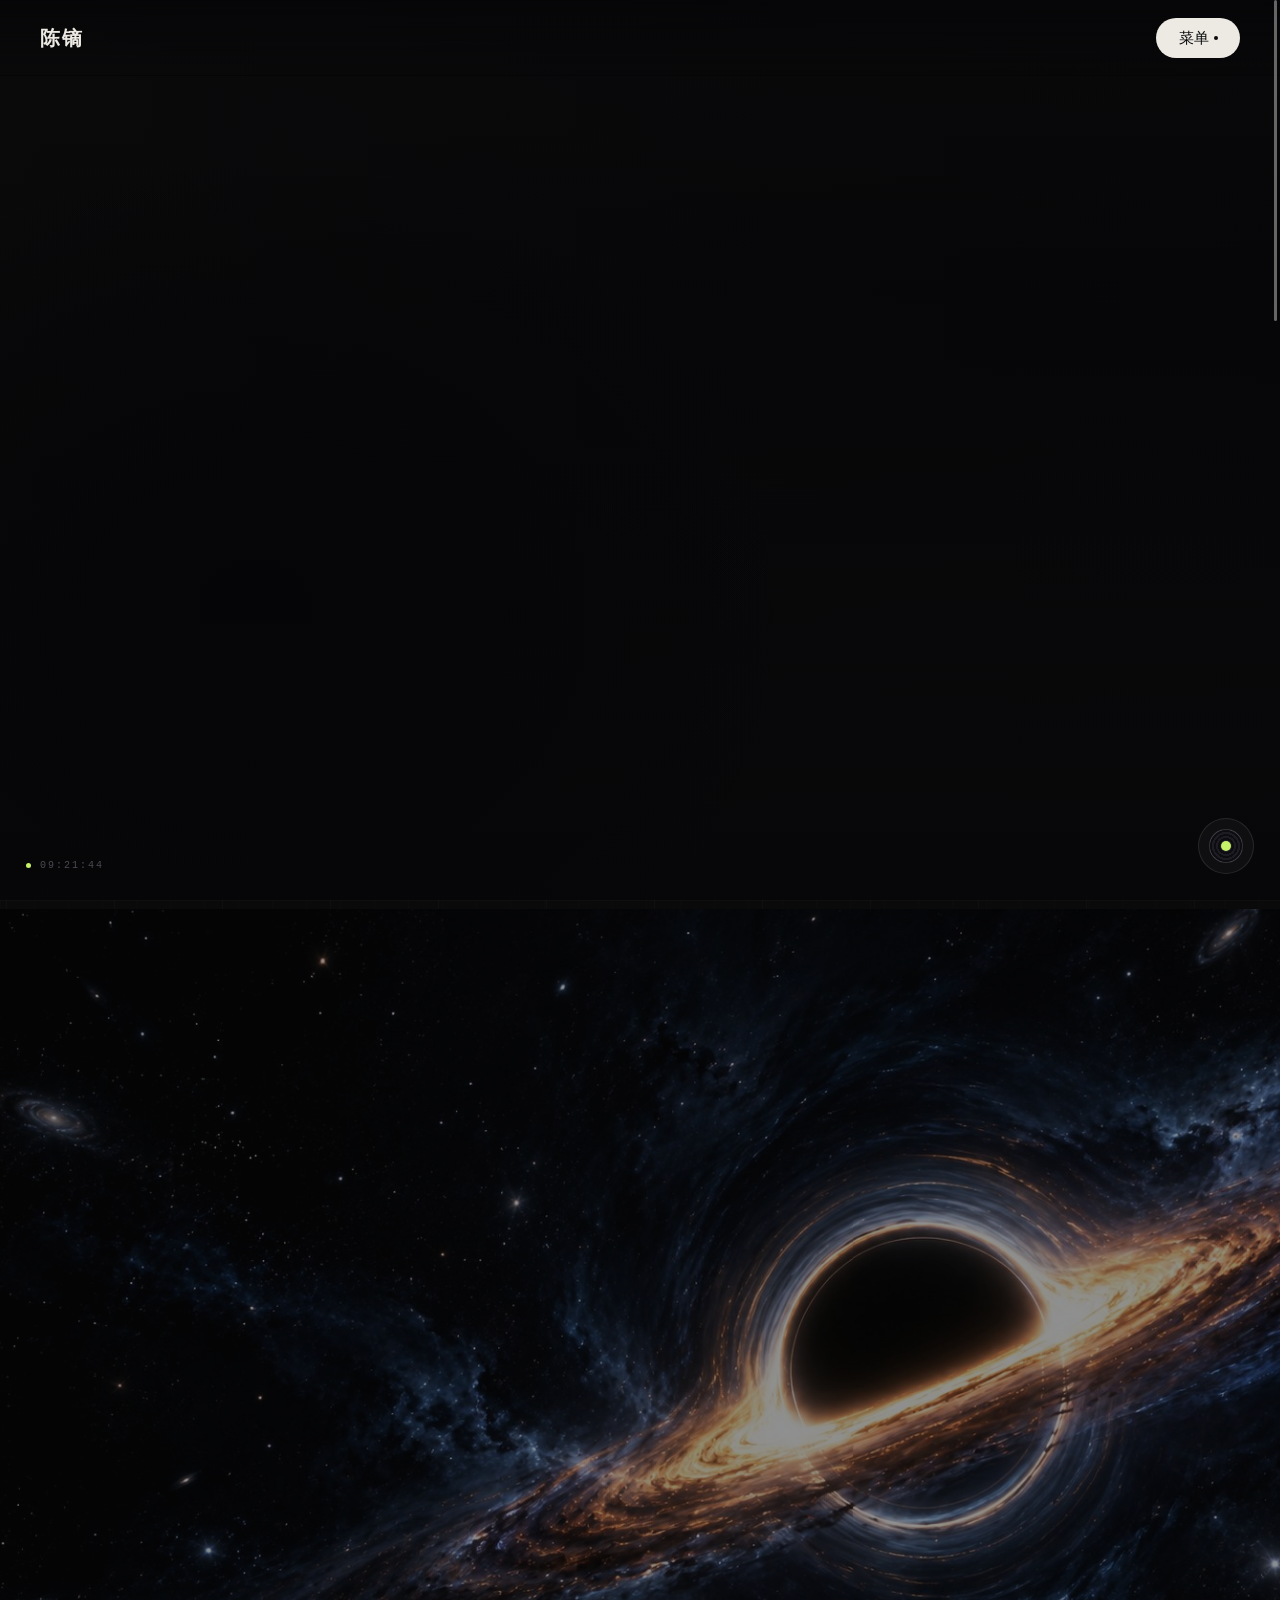
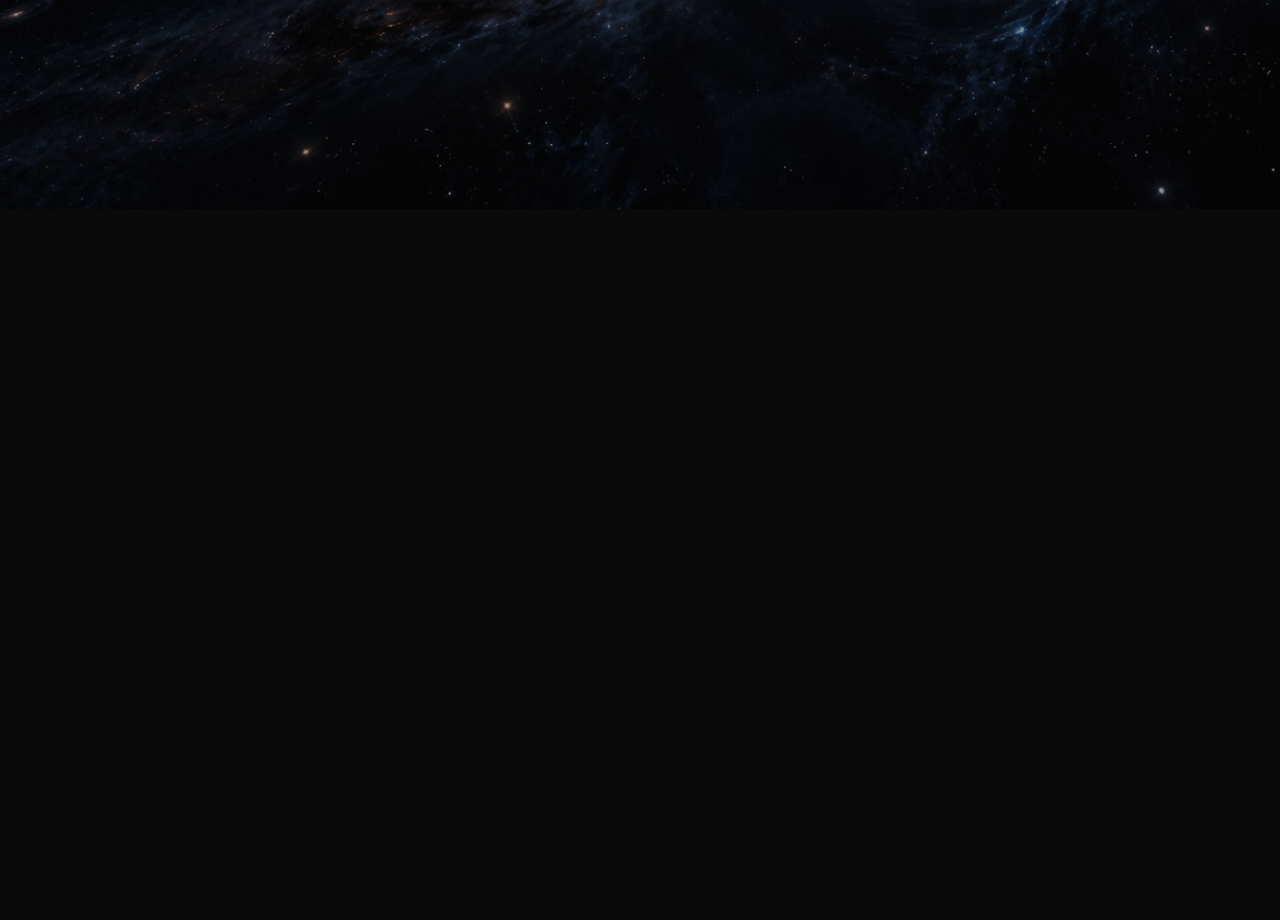
<file: index.html>
<!DOCTYPE html>
<html lang="zh-CN">
<head>
<meta charset="UTF-8">
<meta name="viewport" content="width=device-width,initial-scale=1">
<title>陈镝 · 剪辑师</title>
<meta name="description" content="陈镝 —— 剪辑师。把素材，剪成故事。">
<link rel="stylesheet" href="assets/style.css?v=20261027ek">
<link rel="preload" as="image" href="assets/bg/transition-blackhole-hd.jpg">
</head>
<body class="splash-on hero-intro">

<!-- ============ 进场遮罩（首次加载片头 → hero） ============ -->
<div class="splash" id="splash" aria-hidden="true">
  <div class="splash-curtain splash-curtain-a"></div>
  <div class="splash-curtain splash-curtain-b"></div>
  <div class="splash-stage">
    <div class="splash-tag">CHEN DI<span>/</span>2026</div>
    <div class="splash-name">陈镝</div>
    <div class="splash-prog">
      <span class="splash-track"><i id="splashFill"></i></span>
      <span class="splash-pct" id="splashPct">00</span>
    </div>
  </div>
</div>

<!-- ============ 无刷转场：三条扫过的黑幕 ============ -->
<div class="tr" id="tr" aria-hidden="true"><i></i><i></i><i></i></div>

<div class="bg-grid bg-grid-far" id="bgGridFar" aria-hidden="true"></div>
<div class="bg-grid bg-grid-near" id="bgGridNear" aria-hidden="true"></div>
<div class="bg-glow" id="bgGlow" aria-hidden="true"></div>

<header class="nav">
  <a class="brand" href="index.html">陈镝</a>
  <button class="menu-toggle" id="menuToggle" type="button" aria-expanded="false" aria-controls="menuSheet">
    <span class="menu-word"><span class="letter">菜</span><span class="letter">单</span></span><i></i>
  </button>
</header>

<main data-route="home">

  <!-- ============ 首屏：粒子「陈镝」→ 蓝色人脸 + CD ============ -->
  <div class="hero-stage" id="heroStage">
    <section class="hero">
      <video class="hero-video" id="heroVideo" poster="assets/covers/hero.jpg"
             data-parallax="-110" data-scale="1.07"
             src="assets/videos/hero.mp4"
             autoplay muted loop playsinline preload="auto"></video>
      <div class="hero-mask"></div>
      <div class="hero-scrim"></div>
      <canvas id="heroParticles" class="hero-particles" aria-hidden="true"></canvas>

      <div class="hero-info">
        <div class="hero-chip">剪辑师</div>
        <h1 class="hero-name" id="heroName">陈镝</h1>
        <p class="hero-line">把素材，剪成故事</p>
      </div>
    </section>
  </div>

</main>

<!-- ============ 背景音乐 ============ -->
<div class="music-wrap" id="musicWrap">
  <div class="music" id="music">
    <audio id="bgm" src="assets/music/bgm.mp3" loop preload="none"></audio>
    <button class="music-btn" id="musicBtn" type="button" aria-label="播放 / 暂停背景音乐">
      <span class="music-disc"></span>
    </button>
    <div class="music-info">
      <div class="mi-main">
        <div class="mi-top">
          <span class="mi-title">Star Crossing Night</span>
          <span class="mi-time" id="miTime">00:00 / 00:00</span>
        </div>
        <div class="mi-bar" id="miBar"><i id="miFill"></i></div>
      </div>
      <button class="mi-volbtn" id="miVolBtn" type="button" aria-label="调节音量">
        <svg width="16" height="16" viewBox="0 0 24 24" aria-hidden="true">
          <path d="M4 9.2v5.6h3.4L12.4 19V5L7.4 9.2H4z" fill="currentColor"/>
          <path d="M15.6 8.6a4.9 4.9 0 010 6.8" fill="none" stroke="currentColor" stroke-width="1.7" stroke-linecap="round"/>
          <path d="M18.3 6.2a8.4 8.4 0 010 11.6" fill="none" stroke="currentColor" stroke-width="1.7" stroke-linecap="round" opacity=".5"/>
        </svg>
      </button>
    </div>
    <div class="mi-vslider" id="miVSlider"><div class="mi-vfill" id="miVFill"></div></div>
  </div>
</div>

<!-- 左下角时间码 -->
<div class="timecode" id="timecode"><span id="tcText">00:00:00</span></div>

<!-- ============ 播放层 ============ -->
<div class="player" id="player">
  <div class="player-close" data-cursor="关闭">&times;</div>
  <video id="playerVideo" playsinline></video>
</div>

<!-- ============ 作品放大层 ============ -->
<div class="zoom" id="zoom">
  <div class="zoom-inner">
    <img id="zoomImg" alt="">
    <div class="zoom-cap">
      <span id="zoomTitle"></span>
      <span class="zoom-hint">点击空白处关闭</span>
    </div>
  </div>
</div>

<script src="assets/vendor/lenis.min.js?v=20261027ek"></script>
<script src="assets/vendor/gsap.min.js?v=20261027ek"></script>
<script src="assets/data.js?v=20261027ek"></script>
<script src="assets/app.js?v=20261027ek"></script>
<script src="assets/void.js?v=20261027ek"></script>
<script src="assets/vendor/three.min.js?v=20261027ek"></script>
<script src="assets/hero-particles.js?v=20261027ek"></script>
<script src="assets/transition.js?v=20261027ek"></script>
<script src="assets/cursor.js?v=20261027ek"></script>
<script src="assets/about-words.js?v=20261027ek"></script>
</body>
</html>
</file>
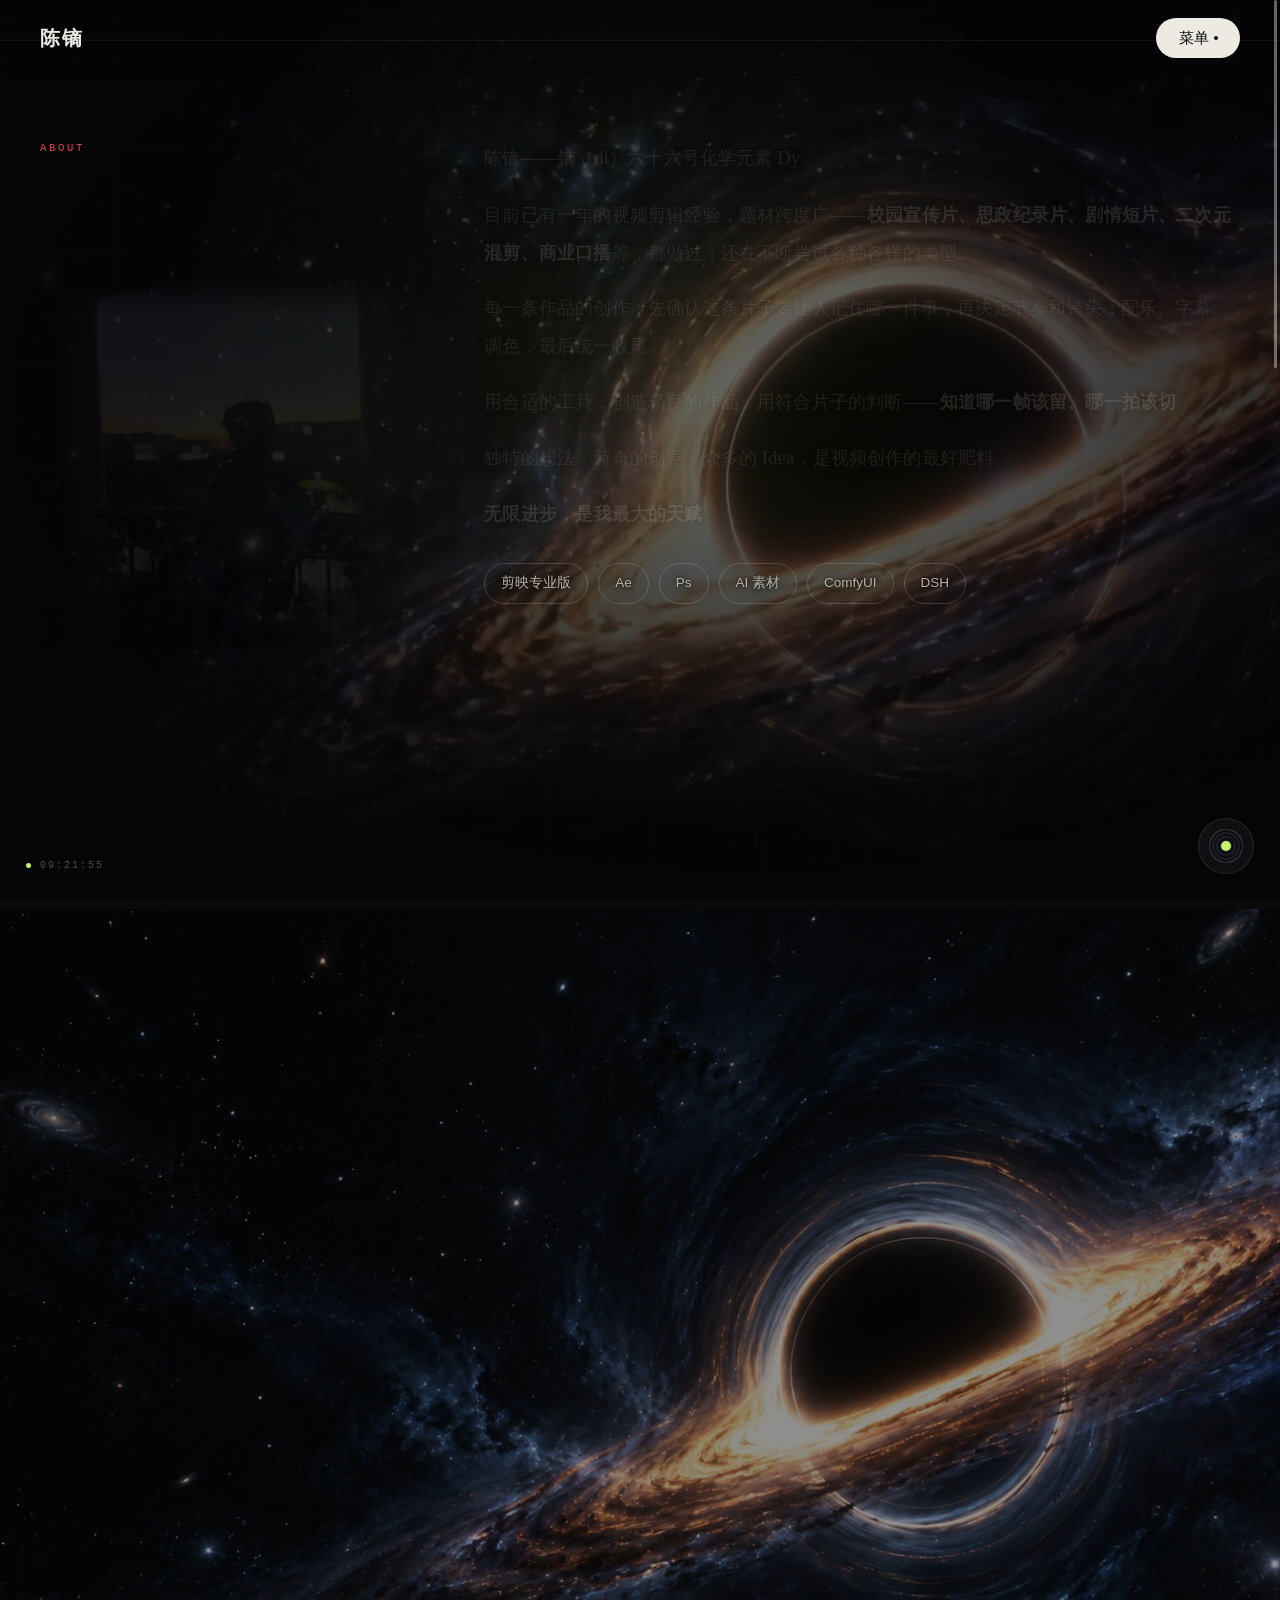
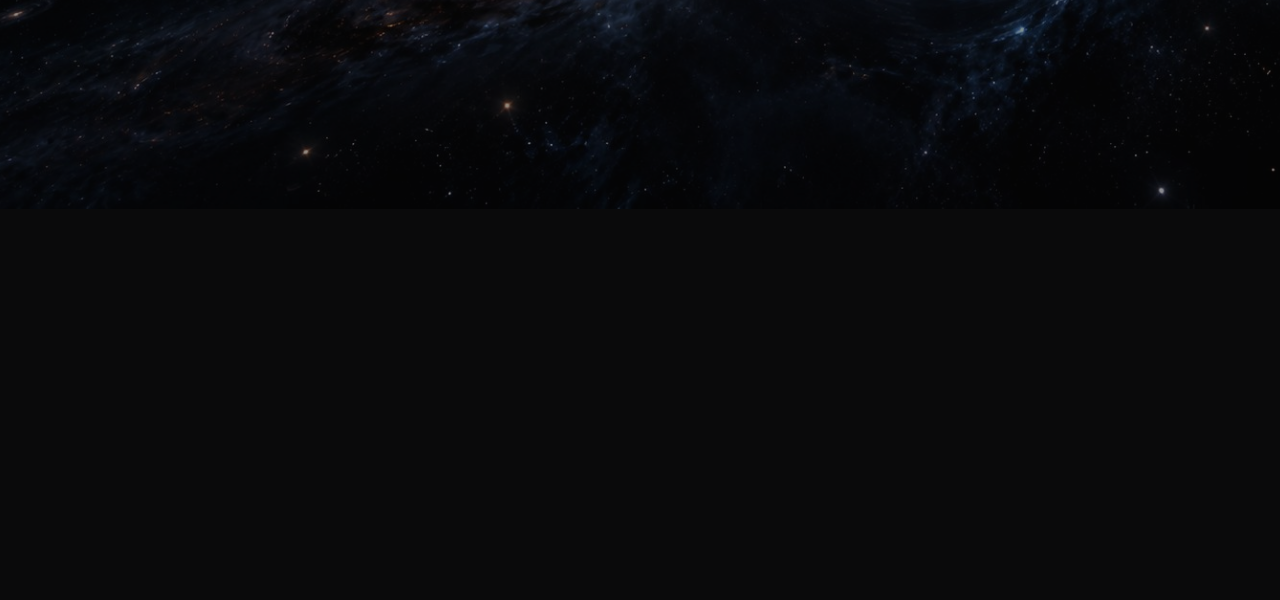
<file: about.html>
<!DOCTYPE html>
<html lang="zh-CN">
<head>
<meta charset="UTF-8">
<meta name="viewport" content="width=device-width,initial-scale=1">
<title>关于 · 陈镝</title>
<meta name="description" content="陈镝 —— 剪辑师。校园宣传片、剧情短片、竖屏口播、二次元混剪。">
<link rel="stylesheet" href="assets/style.css?v=20261027ek">
<link rel="preload" as="image" href="assets/bg/transition-blackhole-hd.jpg">
</head>
<body>

<!-- ============ 无刷转场：三条扫过的黑幕 ============ -->
<div class="tr" id="tr" aria-hidden="true"><i></i><i></i><i></i></div>

<div class="bg-grid bg-grid-far" id="bgGridFar" aria-hidden="true"></div>
<div class="bg-grid bg-grid-near" id="bgGridNear" aria-hidden="true"></div>
<div class="bg-glow" id="bgGlow" aria-hidden="true"></div>

<header class="nav">
  <a class="brand" href="index.html">陈镝</a>
  <button class="menu-toggle" id="menuToggle" data-cursor="菜单" type="button" aria-expanded="false" aria-controls="menuSheet">
    <span class="menu-word"><span class="letter">菜</span><span class="letter">单</span></span><i></i>
  </button>
</header>

<main data-route="about">

  <!-- ============ 关于 ============ -->
  <section class="about" id="about">
    <div class="wrap">
      <div class="about-grid">
        <div class="rv">
          <div class="label" style="font-family:Menlo,Consolas,monospace;font-size:10.5px;letter-spacing:.26em;color:var(--accent);margin-bottom:18px">ABOUT</div>
          <h2 data-parallax="-26">关于镝</h2>
          <figure class="about-photo">
            <img src="assets/about/about-portrait-soft.png?v=20261027ek" alt="陈镝" loading="lazy">
          </figure>
        </div>
        <div class="body rv">
          <p>陈镝——镝（di）六十六号化学元素 Dy</p>
          <p>目前已有一年的视频剪辑经验，题材跨度广——<strong>校园宣传片、思政纪录片、剧情短片、二次元混剪、商业口播</strong>等，都做过；还在不断尝试各种各样的类型。</p>
          <p>每一条作品的创作：先确认这条片子要让人记住哪一件事，再决定节奏和镜头；配乐、字幕、调色，最后统一收尾。</p>
          <p>用合适的工具，创造精良的作品。用符合片子的判断——<strong>知道哪一帧该留、哪一拍该切</strong></p>
          <p>独特的想法，新奇的创意，众多的 Idea，是视频创作的最好肥料</p>
          <p><strong>无限进步，是我最大的天赋</strong></p>
          <div class="skills">
            <span>剪映专业版</span>
            <span>Ae</span>
            <span>Ps</span>
            <span>AI 素材</span>
            <span>ComfyUI</span>
            <span>DSH</span>
          </div>
        </div>
      </div>
    </div>
  </section>

</main>



<!-- ============ 背景音乐 ============ -->
<div class="music-wrap" id="musicWrap">
  <div class="music" id="music">
    <audio id="bgm" src="assets/music/bgm.mp3" loop preload="none"></audio>
    <button class="music-btn" id="musicBtn" type="button" aria-label="播放 / 暂停背景音乐">
      <span class="music-disc"></span>
    </button>
    <div class="music-info">
      <div class="mi-main">
        <div class="mi-top">
          <span class="mi-title">Star Crossing Night</span>
          <span class="mi-time" id="miTime">00:00 / 00:00</span>
        </div>
        <div class="mi-bar" id="miBar"><i id="miFill"></i></div>
      </div>
      <button class="mi-volbtn" id="miVolBtn" type="button" aria-label="调节音量">
        <svg width="16" height="16" viewBox="0 0 24 24" aria-hidden="true">
          <path d="M4 9.2v5.6h3.4L12.4 19V5L7.4 9.2H4z" fill="currentColor"/>
          <path d="M15.6 8.6a4.9 4.9 0 010 6.8" fill="none" stroke="currentColor" stroke-width="1.7" stroke-linecap="round"/>
          <path d="M18.3 6.2a8.4 8.4 0 010 11.6" fill="none" stroke="currentColor" stroke-width="1.7" stroke-linecap="round" opacity=".5"/>
        </svg>
      </button>
    </div>
    <div class="mi-vslider" id="miVSlider"><div class="mi-vfill" id="miVFill"></div></div>
  </div>
</div>

<!-- 左下角时间码 -->
<div class="timecode" id="timecode"><span id="tcText">00:00:00</span></div>

<!-- ============ 播放层 ============ -->
<div class="player" id="player">
  <div class="player-close" data-cursor="关闭">&times;</div>
  <video id="playerVideo" playsinline></video>
</div>

<!-- ============ 作品放大层 ============ -->
<div class="zoom" id="zoom">
  <div class="zoom-inner">
    <img id="zoomImg" alt="">
    <div class="zoom-cap">
      <span id="zoomTitle"></span>
      <span class="zoom-hint">点击空白处关闭</span>
    </div>
  </div>
</div>

<script src="assets/vendor/lenis.min.js?v=20261027ek"></script>
<script src="assets/vendor/gsap.min.js?v=20261027ek"></script>
<script src="assets/data.js?v=20261027ek"></script>
<script src="assets/app.js?v=20261027ek"></script>
<script src="assets/void.js?v=20261027ek"></script>
<script src="assets/vendor/three.min.js?v=20261027ek"></script>
<script src="assets/hero-particles.js?v=20261027ek"></script>
<script src="assets/transition.js?v=20261027ek"></script>
<script src="assets/cursor.js?v=20261027ek"></script>
<script src="assets/about-words.js?v=20261027ek"></script>
</body>
</html>
</file>
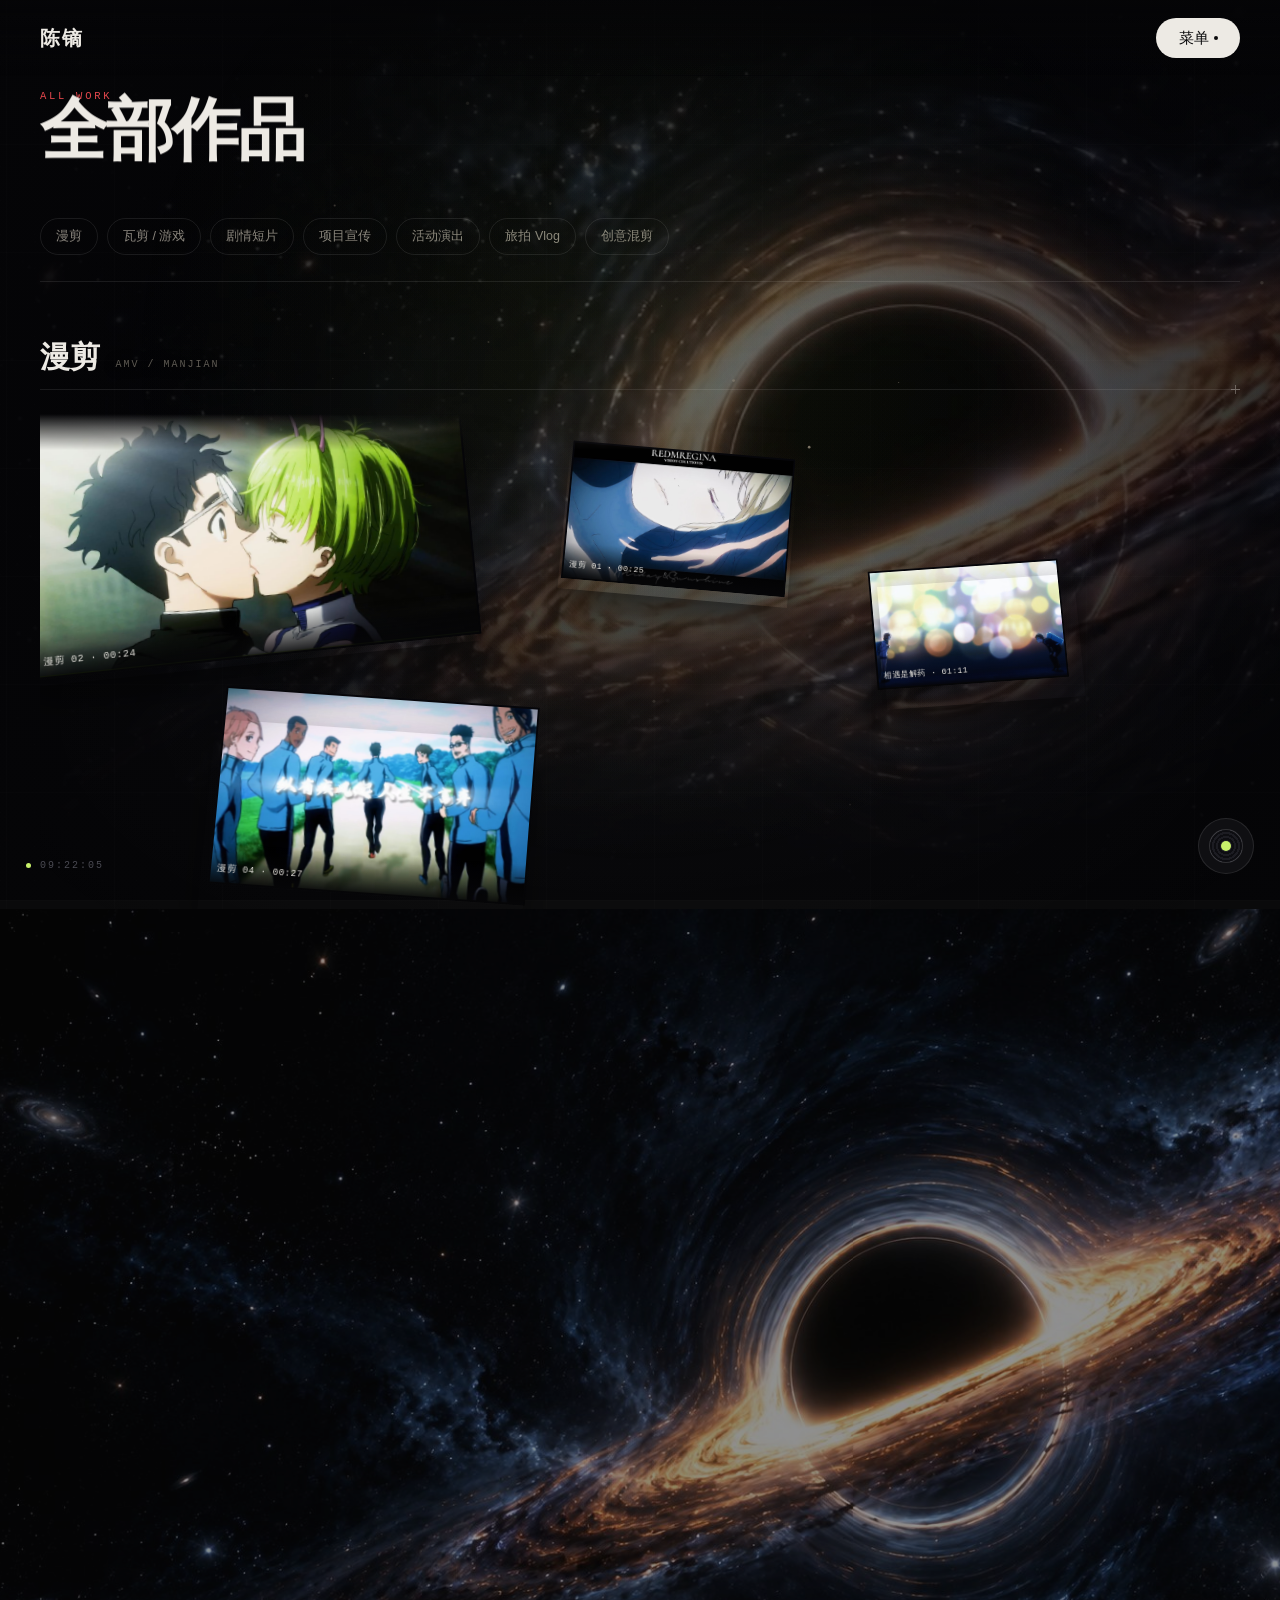
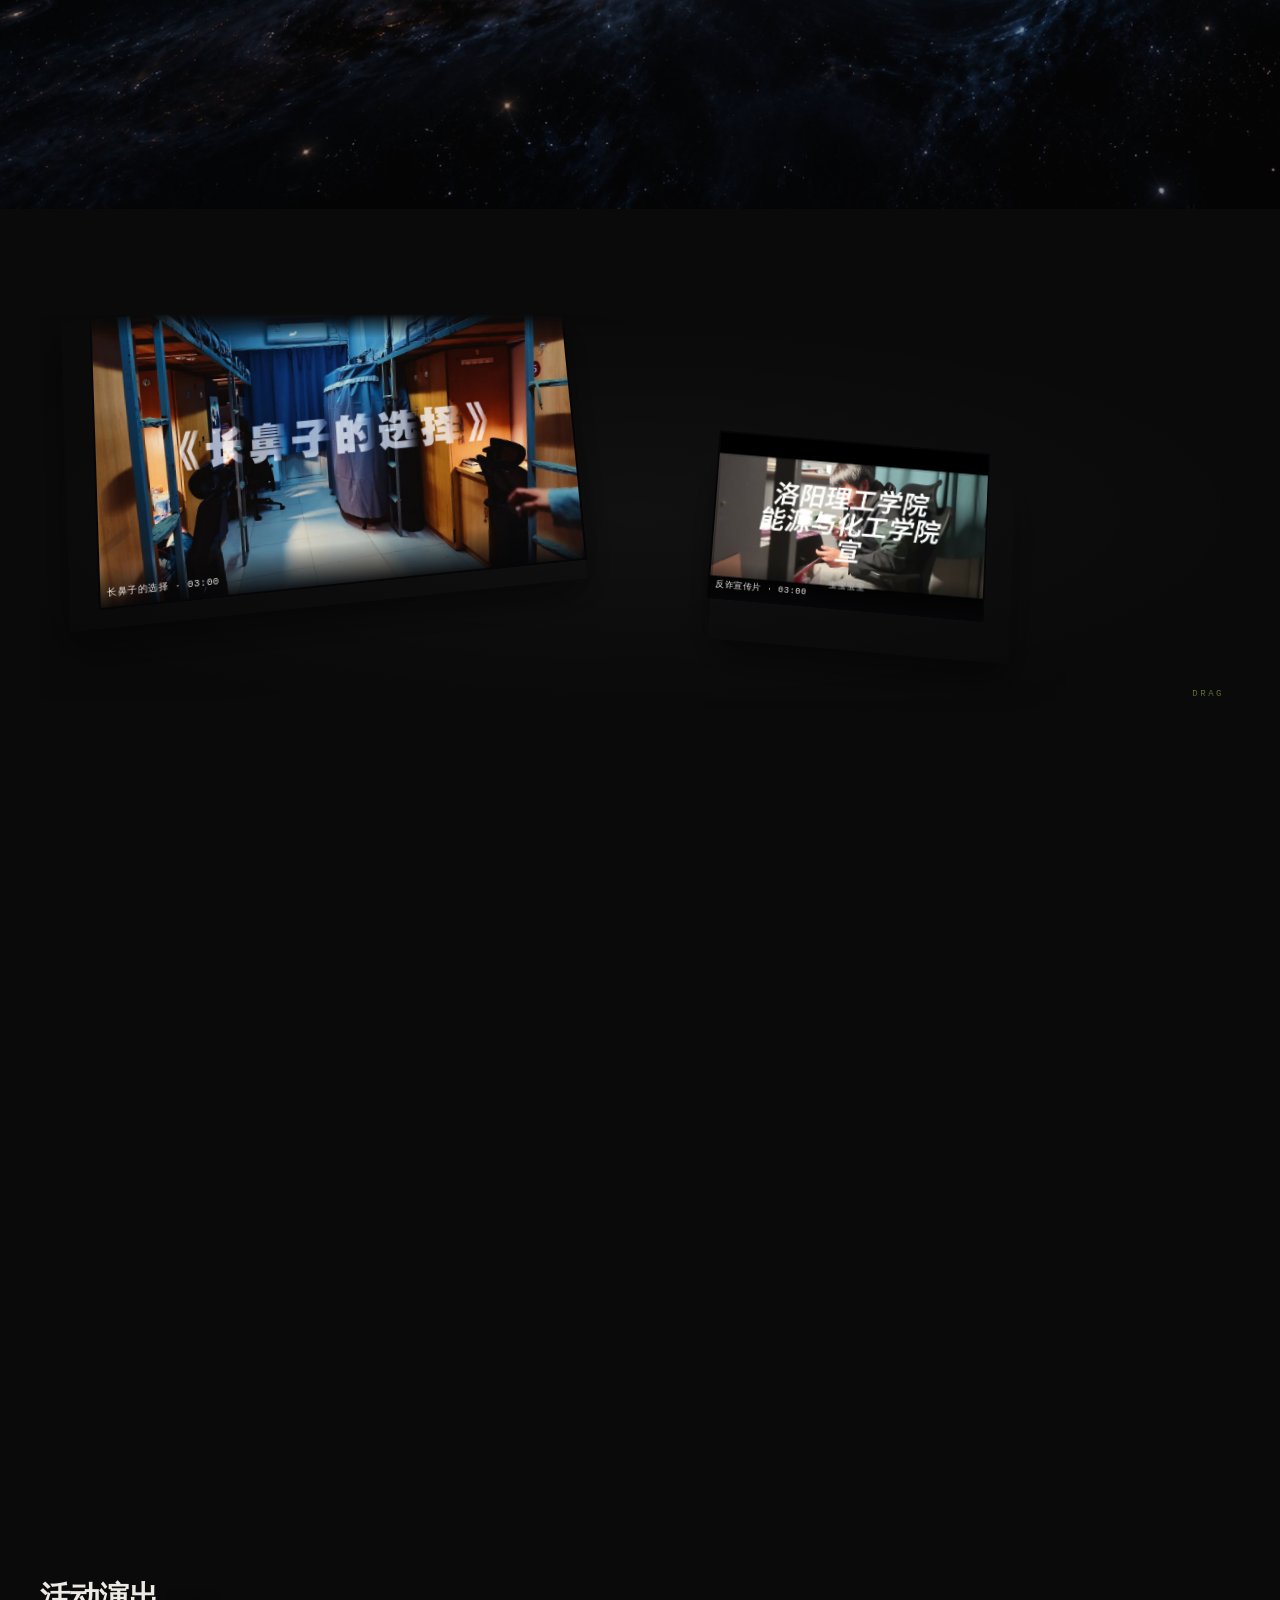
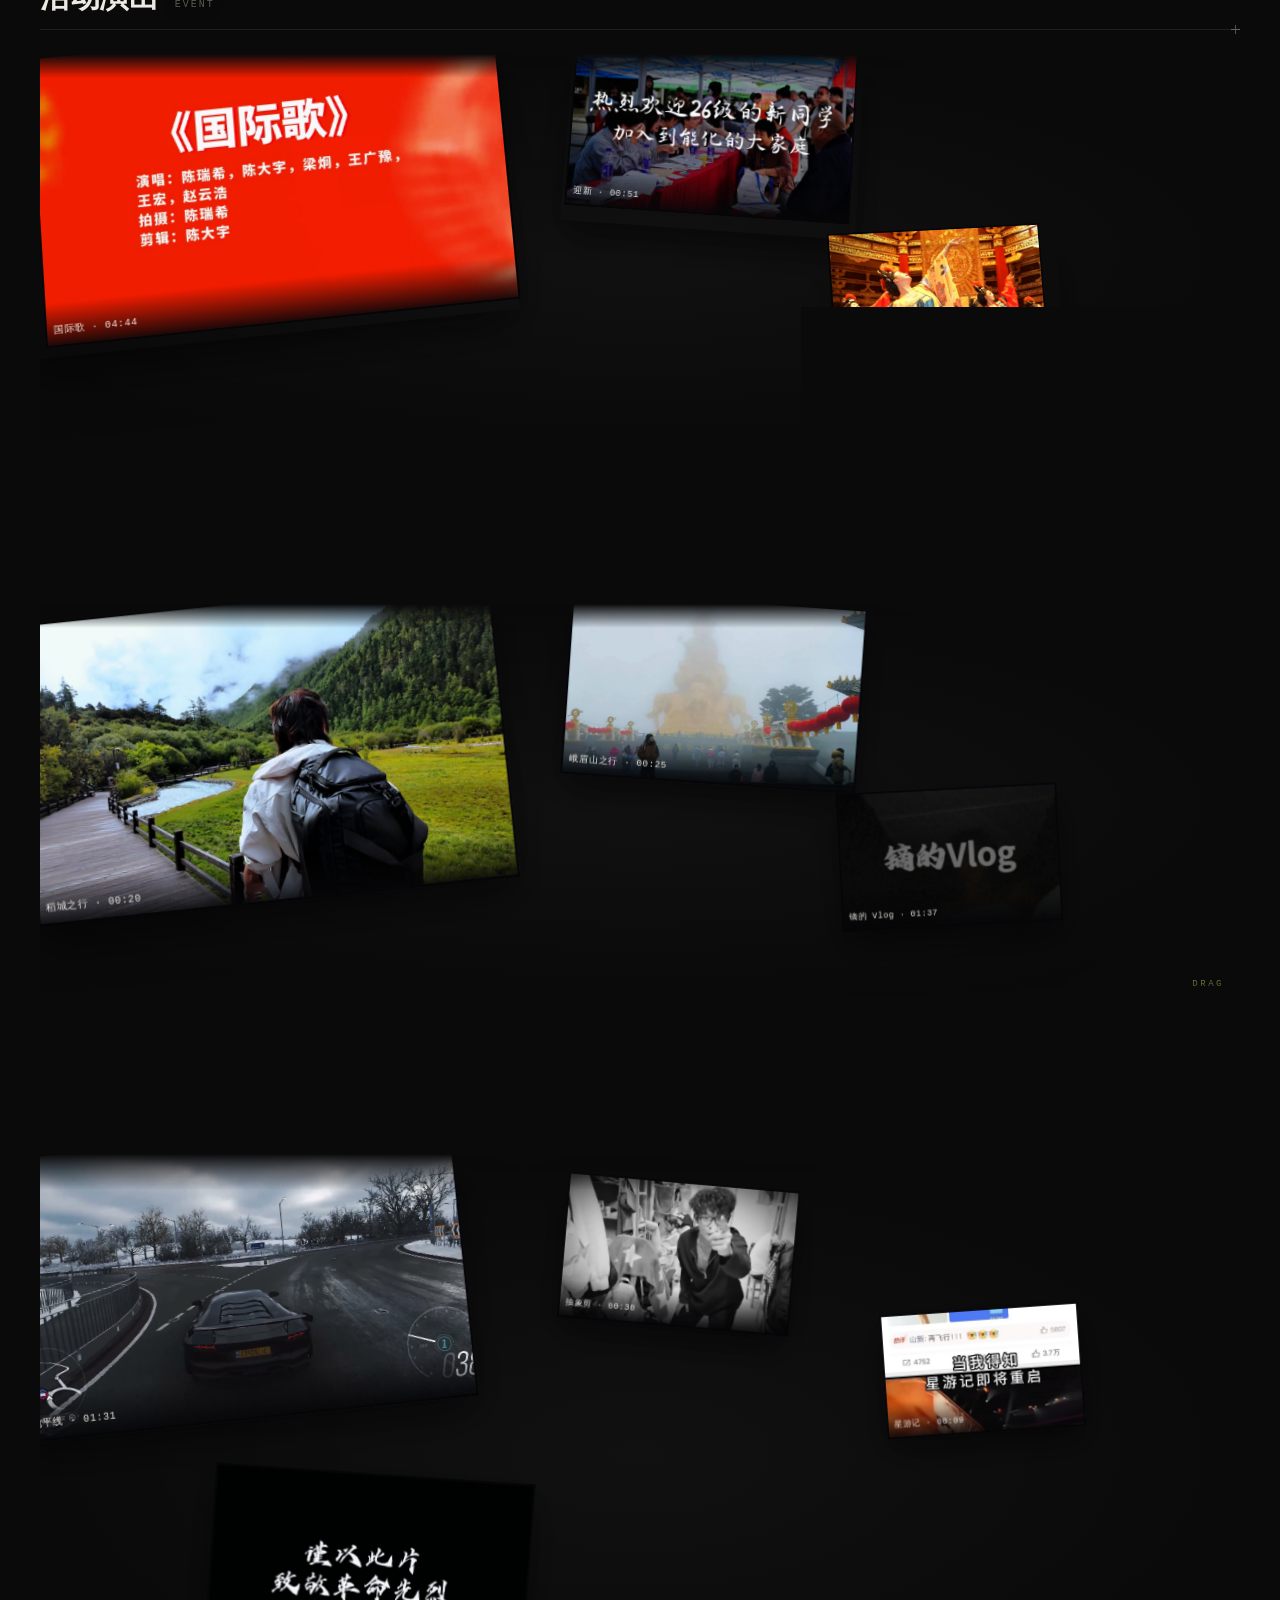
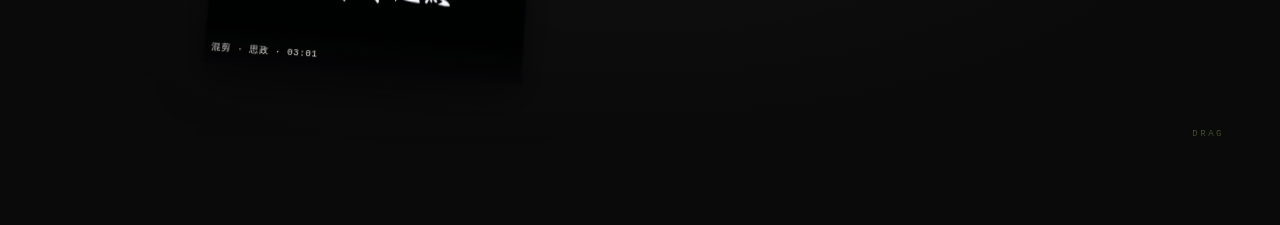
<file: all.html>
<!DOCTYPE html>
<html lang="zh-CN">
<head>
<meta charset="UTF-8">
<meta name="viewport" content="width=device-width,initial-scale=1">
<title>全部作品 · 陈镝</title>
<meta name="description" content="陈镝 —— 剪辑师。校园宣传片、剧情短片、竖屏口播、二次元混剪。">
<link rel="stylesheet" href="assets/style.css?v=20261027ek">
<link rel="preload" as="image" href="assets/bg/transition-blackhole-hd.jpg">
</head>
<body>

<!-- ============ 无刷转场：三条扫过的黑幕 ============ -->
<div class="tr" id="tr" aria-hidden="true"><i></i><i></i><i></i></div>

<div class="bg-grid bg-grid-far" id="bgGridFar" aria-hidden="true"></div>
<div class="bg-grid bg-grid-near" id="bgGridNear" aria-hidden="true"></div>
<div class="bg-glow" id="bgGlow" aria-hidden="true"></div>

<header class="nav">
  <a class="brand" href="index.html">陈镝</a>
  <button class="menu-toggle" id="menuToggle" type="button" aria-expanded="false" aria-controls="menuSheet">
    <span class="menu-word"><span class="letter">菜</span><span class="letter">单</span></span><i></i>
  </button>
</header>

<main data-route="all">

  <!-- ============ 分类作品 ============ -->
  <section id="all">
    <div class="wrap">
      <div class="sec-head">
        <div>
          <div class="label">ALL WORK</div><h2 data-parallax="30">全部作品</h2>
        </div>
      </div>
      <div class="type-nav" id="typeNav"></div>
      <div id="typeSections"></div>
    </div>
  </section>


</main>




<!-- ============ 背景音乐 ============ -->
<div class="music-wrap" id="musicWrap">
  <div class="music" id="music">
    <audio id="bgm" src="assets/music/bgm.mp3" loop preload="none"></audio>
    <button class="music-btn" id="musicBtn" type="button" aria-label="播放 / 暂停背景音乐">
      <span class="music-disc"></span>
    </button>
    <div class="music-info">
      <div class="mi-main">
        <div class="mi-top">
          <span class="mi-title">Star Crossing Night</span>
          <span class="mi-time" id="miTime">00:00 / 00:00</span>
        </div>
        <div class="mi-bar" id="miBar"><i id="miFill"></i></div>
      </div>
      <button class="mi-volbtn" id="miVolBtn" type="button" aria-label="调节音量">
        <svg width="16" height="16" viewBox="0 0 24 24" aria-hidden="true">
          <path d="M4 9.2v5.6h3.4L12.4 19V5L7.4 9.2H4z" fill="currentColor"/>
          <path d="M15.6 8.6a4.9 4.9 0 010 6.8" fill="none" stroke="currentColor" stroke-width="1.7" stroke-linecap="round"/>
          <path d="M18.3 6.2a8.4 8.4 0 010 11.6" fill="none" stroke="currentColor" stroke-width="1.7" stroke-linecap="round" opacity=".5"/>
        </svg>
      </button>
    </div>
    <div class="mi-vslider" id="miVSlider"><div class="mi-vfill" id="miVFill"></div></div>
  </div>
</div>

<!-- 左下角时间码 -->
<div class="timecode" id="timecode"><span id="tcText">00:00:00</span></div>

<!-- ============ 播放层 ============ -->
<div class="player" id="player">
  <div class="player-close" data-cursor="关闭">&times;</div>
  <video id="playerVideo" playsinline></video>
</div>

<!-- ============ 作品放大层 ============ -->
<div class="zoom" id="zoom">
  <div class="zoom-inner">
    <img id="zoomImg" alt="">
    <div class="zoom-cap">
      <span id="zoomTitle"></span>
      <span class="zoom-hint">点击空白处关闭</span>
    </div>
  </div>
</div>

<script src="assets/vendor/lenis.min.js?v=20261027ek"></script>
<script src="assets/vendor/gsap.min.js?v=20261027ek"></script>
<script src="assets/data.js?v=20261027ek"></script>
<script src="assets/app.js?v=20261027ek"></script>
<script src="assets/void.js?v=20261027ek"></script>
<script src="assets/vendor/three.min.js?v=20261027ek"></script>
<script src="assets/hero-particles.js?v=20261027ek"></script>
<script src="assets/transition.js?v=20261027ek"></script>
<script src="assets/cursor.js?v=20261027ek"></script>
<script src="assets/about-words.js?v=20261027ek"></script>
</body>
</html>
</file>
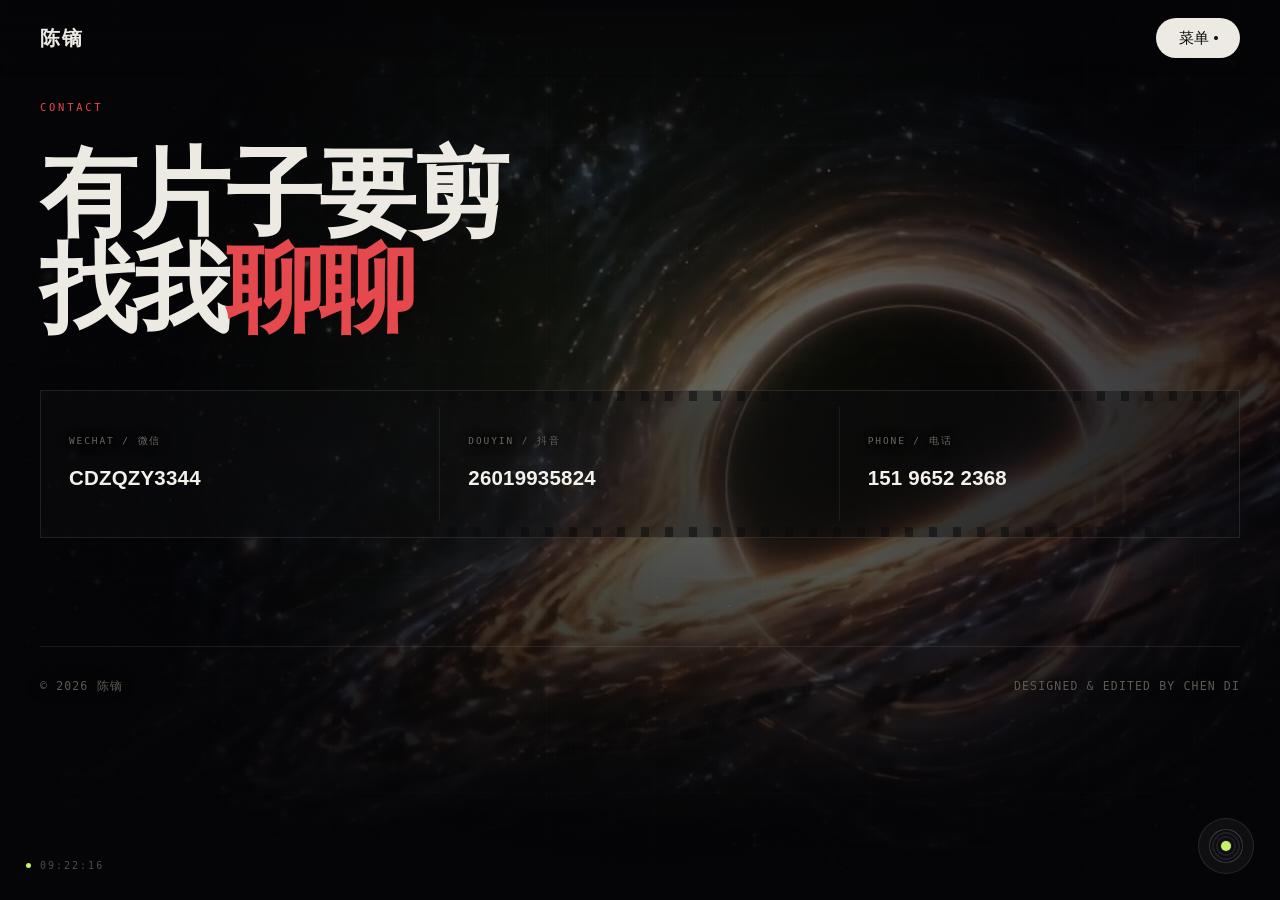
<file: contact.html>
<!DOCTYPE html>
<html lang="zh-CN">
<head>
<meta charset="UTF-8">
<meta name="viewport" content="width=device-width,initial-scale=1">
<title>联系 · 陈镝</title>
<meta name="description" content="陈镝 —— 剪辑师。校园宣传片、剧情短片、竖屏口播、二次元混剪。">
<link rel="stylesheet" href="assets/style.css?v=20261027ek">
<link rel="preload" as="image" href="assets/bg/transition-blackhole-hd.jpg">
</head>
<body>

<!-- ============ 无刷转场：三条扫过的黑幕 ============ -->
<div class="tr" id="tr" aria-hidden="true"><i></i><i></i><i></i></div>

<div class="bg-grid bg-grid-far" id="bgGridFar" aria-hidden="true"></div>
<div class="bg-grid bg-grid-near" id="bgGridNear" aria-hidden="true"></div>
<div class="bg-glow" id="bgGlow" aria-hidden="true"></div>

<header class="nav">
  <a class="brand" href="index.html">陈镝</a>
  <button class="menu-toggle" id="menuToggle" type="button" aria-expanded="false" aria-controls="menuSheet">
    <span class="menu-word"><span class="letter">菜</span><span class="letter">单</span></span><i></i>
  </button>
</header>

<main data-route="contact">

  <!-- ============ 联系 ============ -->
  <section class="contact" id="contact">
    <div class="wrap">
      <div class="label" style="font-family:Menlo,Consolas,monospace;font-size:10.5px;letter-spacing:.26em;color:var(--accent);margin-bottom:24px">CONTACT</div>
      <h2 data-parallax="-20">有片子要剪<br>找我<em>聊聊</em></h2>
      <div class="contact-film">
        <div class="contact-cell" data-copy="CDZQZY3344">
          <span class="cc-k">WECHAT / 微信</span>
          <b class="cc-v">CDZQZY3344</b>
        </div>
        <div class="contact-cell" data-copy="26019935824">
          <span class="cc-k">DOUYIN / 抖音</span>
          <b class="cc-v">26019935824</b>
        </div>
        <div class="contact-cell" data-copy="15196522368">
          <span class="cc-k">PHONE / 电话</span>
          <b class="cc-v">151 9652 2368</b>
        </div>
      </div>
    </div>
  </section>


  <div class="wrap">
    <div class="foot">
      <span>© 2026 陈镝</span>
      <span>DESIGNED &amp; EDITED BY CHEN DI</span>
    </div>
  </div>

</main>

<!-- ============ 背景音乐 ============ -->
<div class="music-wrap" id="musicWrap">
  <div class="music" id="music">
    <audio id="bgm" src="assets/music/bgm.mp3" loop preload="none"></audio>
    <button class="music-btn" id="musicBtn" type="button" aria-label="播放 / 暂停背景音乐">
      <span class="music-disc"></span>
    </button>
    <div class="music-info">
      <div class="mi-main">
        <div class="mi-top">
          <span class="mi-title">Star Crossing Night</span>
          <span class="mi-time" id="miTime">00:00 / 00:00</span>
        </div>
        <div class="mi-bar" id="miBar"><i id="miFill"></i></div>
      </div>
      <button class="mi-volbtn" id="miVolBtn" type="button" aria-label="调节音量">
        <svg width="16" height="16" viewBox="0 0 24 24" aria-hidden="true">
          <path d="M4 9.2v5.6h3.4L12.4 19V5L7.4 9.2H4z" fill="currentColor"/>
          <path d="M15.6 8.6a4.9 4.9 0 010 6.8" fill="none" stroke="currentColor" stroke-width="1.7" stroke-linecap="round"/>
          <path d="M18.3 6.2a8.4 8.4 0 010 11.6" fill="none" stroke="currentColor" stroke-width="1.7" stroke-linecap="round" opacity=".5"/>
        </svg>
      </button>
    </div>
    <div class="mi-vslider" id="miVSlider"><div class="mi-vfill" id="miVFill"></div></div>
  </div>
</div>

<!-- 左下角时间码 -->
<div class="timecode" id="timecode"><span id="tcText">00:00:00</span></div>

<!-- ============ 播放层 ============ -->
<div class="player" id="player">
  <div class="player-close" data-cursor="关闭">&times;</div>
  <video id="playerVideo" playsinline></video>
</div>

<!-- ============ 作品放大层 ============ -->
<div class="zoom" id="zoom">
  <div class="zoom-inner">
    <img id="zoomImg" alt="">
    <div class="zoom-cap">
      <span id="zoomTitle"></span>
      <span class="zoom-hint">点击空白处关闭</span>
    </div>
  </div>
</div>

<script src="assets/vendor/lenis.min.js?v=20261027ek"></script>
<script src="assets/vendor/gsap.min.js?v=20261027ek"></script>
<script src="assets/data.js?v=20261027ek"></script>
<script src="assets/app.js?v=20261027ek"></script>
<script src="assets/void.js?v=20261027ek"></script>
<script src="assets/vendor/three.min.js?v=20261027ek"></script>
<script src="assets/hero-particles.js?v=20261027ek"></script>
<script src="assets/transition.js?v=20261027ek"></script>
<script src="assets/cursor.js?v=20261027ek"></script>
<script src="assets/about-words.js?v=20261027ek"></script>
</body>
</html>
</file>
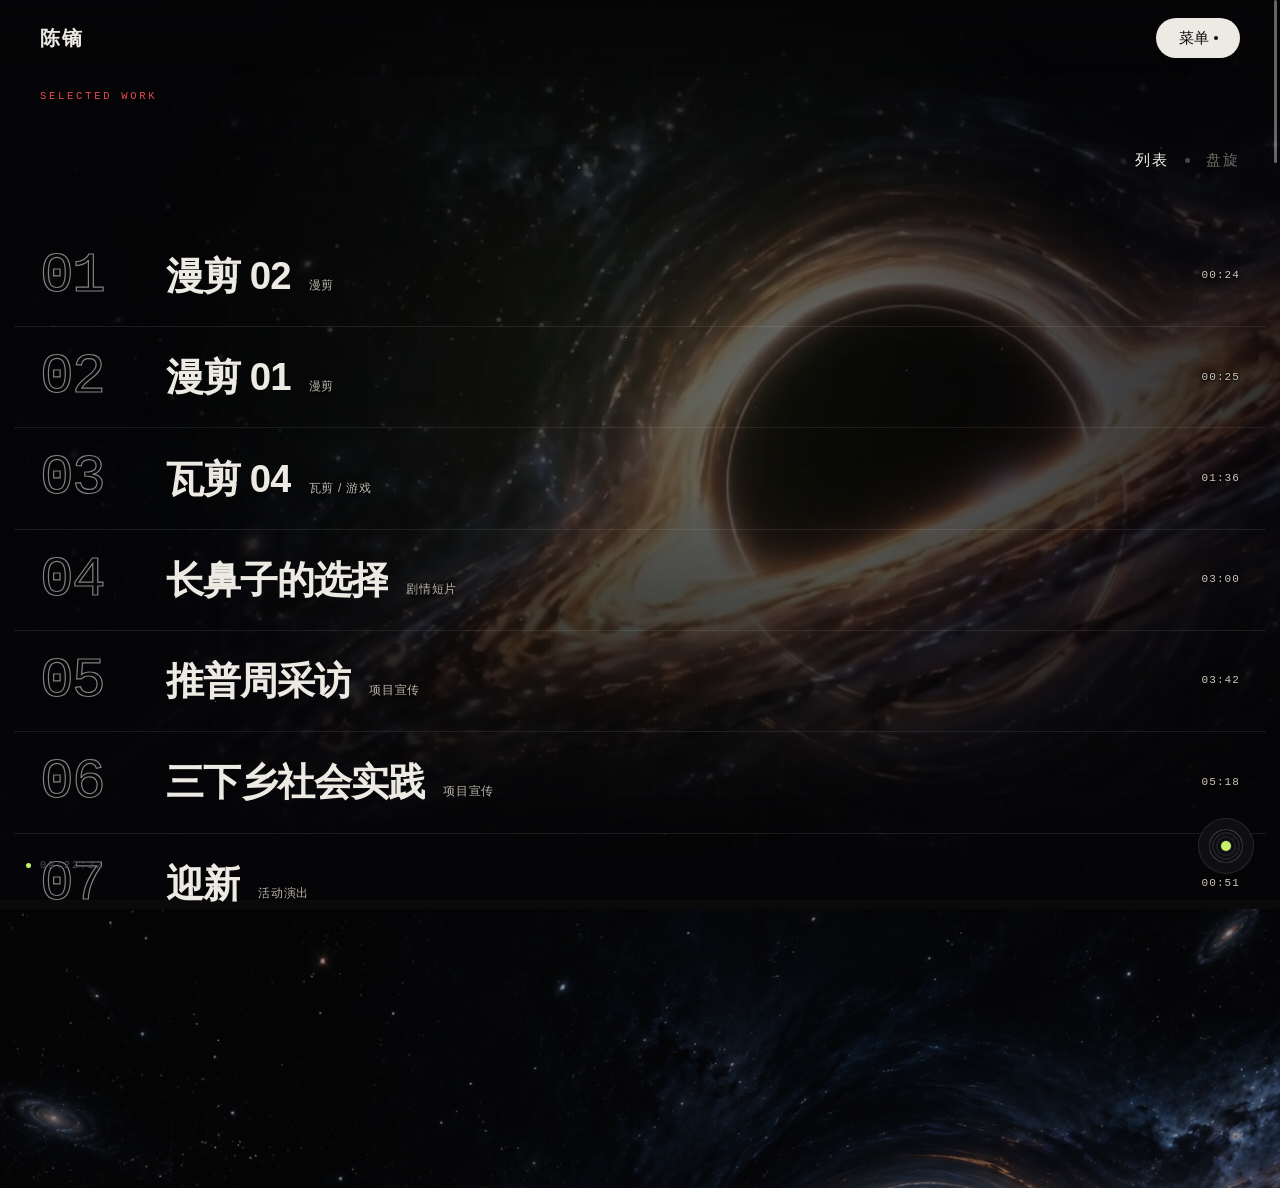
<file: works.html>
<!DOCTYPE html>
<html lang="zh-CN">
<head>
<meta charset="UTF-8">
<meta name="viewport" content="width=device-width,initial-scale=1">
<title>精选作品 · 陈镝</title>
<meta name="description" content="陈镝 —— 剪辑师。校园宣传片、剧情短片、竖屏口播、二次元混剪。">
<link rel="stylesheet" href="assets/style.css?v=20261027ek">
<link rel="preload" as="image" href="assets/bg/transition-blackhole-hd.jpg">
</head>
<body>

<!-- ============ 无刷转场：三条扫过的黑幕 ============ -->
<div class="tr" id="tr" aria-hidden="true"><i></i><i></i><i></i></div>

<div class="bg-grid bg-grid-far" id="bgGridFar" aria-hidden="true"></div>
<div class="bg-grid bg-grid-near" id="bgGridNear" aria-hidden="true"></div>
<div class="bg-glow" id="bgGlow" aria-hidden="true"></div>

<header class="nav">
  <a class="brand" href="index.html">陈镝</a>
  <button class="menu-toggle" id="menuToggle" type="button" aria-expanded="false" aria-controls="menuSheet">
    <span class="menu-word"><span class="letter">菜</span><span class="letter">单</span></span><i></i>
  </button>
</header>

<main data-route="works">

  <!-- ============ 作品 ============ -->
  <section id="works">
    <div class="wrap">
      <div class="sec-head">
        <div>
          <div class="label">SELECTED WORK</div><h2 data-parallax="30">精选作品</h2>
        </div>
        <div class="sec-right">
          <div class="view-switch" id="viewSwitch" role="group" aria-label="切换精选作品视图">
            <button class="vs-btn is-on" type="button" data-view="list">列表</button>
            <span class="vs-dot" aria-hidden="true"></span>
            <button class="vs-btn" type="button" data-view="spiral">盘旋</button>
          </div>

        </div>
      </div>
      <div class="reel" id="reelList"></div>
      <div class="spiral" id="spiralStage" data-lenis-prevent>
        
      </div>
    </div>
  </section>

</main>



<!-- ============ 背景音乐 ============ -->
<div class="music-wrap" id="musicWrap">
  <div class="music" id="music">
    <audio id="bgm" src="assets/music/bgm.mp3" loop preload="none"></audio>
    <button class="music-btn" id="musicBtn" type="button" aria-label="播放 / 暂停背景音乐">
      <span class="music-disc"></span>
    </button>
    <div class="music-info">
      <div class="mi-main">
        <div class="mi-top">
          <span class="mi-title">Star Crossing Night</span>
          <span class="mi-time" id="miTime">00:00 / 00:00</span>
        </div>
        <div class="mi-bar" id="miBar"><i id="miFill"></i></div>
      </div>
      <button class="mi-volbtn" id="miVolBtn" type="button" aria-label="调节音量">
        <svg width="16" height="16" viewBox="0 0 24 24" aria-hidden="true">
          <path d="M4 9.2v5.6h3.4L12.4 19V5L7.4 9.2H4z" fill="currentColor"/>
          <path d="M15.6 8.6a4.9 4.9 0 010 6.8" fill="none" stroke="currentColor" stroke-width="1.7" stroke-linecap="round"/>
          <path d="M18.3 6.2a8.4 8.4 0 010 11.6" fill="none" stroke="currentColor" stroke-width="1.7" stroke-linecap="round" opacity=".5"/>
        </svg>
      </button>
    </div>
    <div class="mi-vslider" id="miVSlider"><div class="mi-vfill" id="miVFill"></div></div>
  </div>
</div>

<!-- 左下角时间码 -->
<div class="timecode" id="timecode"><span id="tcText">00:00:00</span></div>

<!-- ============ 播放层 ============ -->
<div class="player" id="player">
  <div class="player-close" data-cursor="关闭">&times;</div>
  <video id="playerVideo" playsinline></video>
</div>

<!-- ============ 作品放大层 ============ -->
<div class="zoom" id="zoom">
  <div class="zoom-inner">
    <img id="zoomImg" alt="">
    <div class="zoom-cap">
      <span id="zoomTitle"></span>
      <span class="zoom-hint">点击空白处关闭</span>
    </div>
  </div>
</div>

<script src="assets/vendor/lenis.min.js?v=20261027ek"></script>
<script src="assets/vendor/gsap.min.js?v=20261027ek"></script>
<script src="assets/data.js?v=20261027ek"></script>
<script src="assets/app.js?v=20261027ek"></script>
<script src="assets/void.js?v=20261027ek"></script>
<script src="assets/vendor/three.min.js?v=20261027ek"></script>
<script src="assets/hero-particles.js?v=20261027ek"></script>
<script src="assets/transition.js?v=20261027ek"></script>
<script src="assets/cursor.js?v=20261027ek"></script>
<script src="assets/about-words.js?v=20261027ek"></script>
</body>
</html>
</file>
<file: assets/style.css>
﻿:root{
  --bg:#0A0A0B;
  --bg2:#101012;
  --fg:#EDEAE4;
  --muted:#8A857D;
  --dim:#5E5A53;
  --accent:#E5484D;
  --line:rgba(255,255,255,.09);
  --max:1400px;
  /* 动效曲线：内置 ease 太弱，用强曲线（emil 标准） */
  --ease-out:cubic-bezier(.23,1,.32,1);
  --ease-in-out:cubic-bezier(.77,0,.175,1);
  --ease-drawer:cubic-bezier(.32,.72,0,1);
  /* 参考站 pacomepertant.com 的菜单 hover 弹簧（computed linear()，0.5s，约 1.44% 过冲） */
  --ease-spring:linear(0 0%, 0.0014 0.515%, 0.0055 1.03%, 0.0239 2.235%, 0.053 3.44%, 0.0961 4.81%, 0.1957 7.39%, 0.4354 12.88%, 0.5484 15.63%, 0.6494 18.38%, 0.7362 21.13%, 0.8083 23.88%, 0.8696 26.8%, 0.9168 29.72%, 0.9368 31.265%, 0.9536 32.81%, 0.9793 35.9%, 0.997 39.17%, 1.0084 42.77%, 1.0142 47.07%, 1.0144 53.43%, 1.0054 68.37%, 1.0019 77.3%, 0.9998 99.98%);
}

*{margin:0;padding:0;box-sizing:border-box;}
html{scroll-behavior:smooth;}
body{
  background:var(--bg);
  color:var(--fg);
  font-family:-apple-system,BlinkMacSystemFont,"PingFang SC","Microsoft YaHei","Segoe UI",sans-serif;
  -webkit-font-smoothing:antialiased;
  line-height:1.7;
  overflow-x:hidden;
}
a{color:inherit;text-decoration:none;}
img,video{display:block;max-width:100%;}
section[id]{scroll-margin-top:80px;}
.wrap{max-width:var(--max);margin:0 auto;padding:0 40px;}

/* 截图调试用：首屏定高 */
body.flat-hero .hero{height:900px;min-height:900px;}

/* ---------- 可交互背景：两层网格做视差，鼠标移动时前后错开 ---------- */
.bg-grid{
  position:fixed;inset:-8%;z-index:0;pointer-events:none;
  background-image:
    linear-gradient(rgba(255,255,255,.03) 1px,transparent 1px),
    linear-gradient(90deg,rgba(255,255,255,.03) 1px,transparent 1px);
  will-change:transform;
}
.bg-grid-far{background-size:108px 108px;opacity:.75;}
.bg-grid-near{background-size:34px 34px;opacity:.42;}
.bg-glow{
  position:fixed;inset:0;z-index:0;pointer-events:none;
  background:radial-gradient(circle 720px at var(--mx,50%) var(--my,40%),
    rgba(200,241,106,.14) 0%,rgba(200,241,106,.05) 40%,transparent 72%);
  transition:opacity .8s var(--ease-out);
}

/* ---------- 深空背景（除首页）：黑洞铺底 + 三层视差 + 近景星尘 ----------
   放 z-index:-1：比正文低，但比 body 底色高 —— 正文永远压在上面。
   图不动、层动：鼠标/滚动只改 transform，不触发重排与重绘。 */
.void{
  position:fixed;inset:0;z-index:-1;overflow:hidden;
  pointer-events:none;background:#040406;
  opacity:0;visibility:hidden;
  transition:opacity .85s var(--ease-out),visibility 0s linear .85s;
}
.void.on{opacity:1;visibility:visible;transition:opacity .85s var(--ease-out),visibility 0s;}
/* 回首页时深空底必须立刻消失（不能淡出 0.85s），否则揭幕瞬间会看到它的残影 */
body:not(.is-space) .void{transition:none;}
/* 进出首页的整段转场都压住深空底，别让它在幕布缝隙里露出来 */
html.via-home .void{opacity:0!important;visibility:hidden!important;transition:none!important;}
/* 转场期间连底纹和底光都收掉：幕布缝隙里只允许出现黑或真实内容，不允许“底背景” */
html.is-transitioning .bg-glow,html.is-transitioning .bg-grid,html.is-transitioning .marks{opacity:0!important;transition:none!important;}
html.is-transitioning body{background:#000;}
.void-dolly{position:absolute;inset:0;will-change:transform;}
.void-media{
  position:absolute;inset:-8%;opacity:.50;will-change:transform;
  background:url("bg/void-loop-poster.jpg") 58% 45%/cover no-repeat;
}
.void-video{width:100%;height:100%;object-fit:cover;object-position:58% 45%;display:block;pointer-events:none;}
.void-stars{position:absolute;left:-10%;top:-10%;width:120%;height:120%;will-change:transform;}
.void-pull{
  position:absolute;left:0;top:0;width:760px;height:760px;margin:-380px 0 0 -380px;border-radius:50%;
  background:radial-gradient(circle,rgba(255,196,140,.18) 0%,rgba(255,170,100,.07) 40%,rgba(255,150,80,0) 70%);
  will-change:transform;
}
.void-scrim{
  position:absolute;inset:0;
  background:
    radial-gradient(ellipse 76% 68% at 60% 44%,rgba(5,5,7,0) 0%,rgba(5,5,7,.12) 48%,rgba(5,5,7,.62) 82%,rgba(5,5,7,.9) 100%),
    linear-gradient(90deg,rgba(5,5,7,.86) 0%,rgba(5,5,7,.56) 20%,rgba(5,5,7,.22) 44%,rgba(5,5,7,.16) 66%,rgba(5,5,7,.52) 100%),
    linear-gradient(180deg,rgba(5,5,7,.94) 0%,rgba(5,5,7,.6) 10%,rgba(5,5,7,.14) 26%,rgba(5,5,7,.08) 54%,rgba(5,5,7,.55) 83%,rgba(5,5,7,.96) 100%);
}
/* 有黑洞的页面：网格退到远处，荧光绿光让位给暖色深空 */
body.is-space .bg-grid-far{opacity:.4;}
body.is-space .bg-grid-near{opacity:.2;}
body.is-space .bg-glow{opacity:.45;}
/* 小字压在星云上会糊：给一层几乎看不见的暗影，只在亮处起作用 */
body.is-space .reel-sub,
body.is-space .reel-date,
body.is-space .type-en,
body.is-space .work-meta .dur,
body.is-space .sec-head .note,
body.is-space .about .body p,
body.is-space .skills span,
body.is-space .cc-k,
body.is-space .foot,
body.is-space .spiral-hint{text-shadow:0 1px 12px rgba(0,0,0,.92),0 0 3px rgba(0,0,0,.7);}
/* 星云上的小字要比纯黑底亮一档，否则就读不出来（悬停翻白时会被后面的规则盖回去） */
body.is-space .reel-sub{color:#BDB7AC;}
body.is-space .reel-date{
  color:#CFC8BC;
  text-shadow:0 0 2px #050507,0 1px 3px #050507,0 0 10px rgba(0,0,0,.9);
}
body.is-space .skills span{color:#B8B3AA;border-color:rgba(255,255,255,.16);}
/* 手机：视频是横的，竖屏只能截中段 → 取景往黑洞那边挪，遮罩收紧一档 */
@media(max-width:680px){
  .void-media{opacity:.42;background-position:62% 44%;}
  .void-video{object-position:62% 44%;}
  .void-scrim{
    background:
      linear-gradient(180deg,rgba(5,5,7,.93) 0%,rgba(5,5,7,.55) 12%,rgba(5,5,7,.18) 38%,rgba(5,5,7,.45) 74%,rgba(5,5,7,.96) 100%),
      linear-gradient(90deg,rgba(5,5,7,.72) 0%,rgba(5,5,7,.4) 40%,rgba(5,5,7,.14) 78%,rgba(5,5,7,.34) 100%);
  }
}
@media(hover:none){.void-pull{display:none;}}

/* ---------- nav ---------- */
.nav{
  position:fixed;top:0;left:0;right:0;z-index:100;
  height:76px;display:flex;align-items:center;gap:40px;
  padding:0 40px;
  background:linear-gradient(to bottom,rgba(5,5,7,.72) 0%,rgba(5,5,7,.32) 56%,rgba(5,5,7,0) 100%);
  transition:background .4s ease,border-color .4s ease,height .4s ease;
  border-bottom:1px solid transparent;
}
.nav.solid{
  background:rgba(8,8,10,.96);
  border-bottom-color:rgba(255,255,255,.08);
  height:64px;
}
.brand{font-weight:900;font-size:20px;letter-spacing:.08em;color:#EDEAE4;}
.nav nav{display:flex;gap:30px;margin-left:auto;font-size:13.5px;}
.nav nav a{color:#9A958C;transition:color .25s;}
.nav nav a:hover{color:#EDEAE4;}
.nav .cta{
  font-size:13px;padding:8px 18px;
  border:1px solid rgba(255,255,255,.18);border-radius:100px;
  color:#EDEAE4;transition:background .22s var(--ease-out),border-color .22s var(--ease-out),color .22s var(--ease-out);
}
.nav .cta:hover{background:#E5484D;border-color:#E5484D;color:#fff;}

/* ---------- hero ---------- */
.hero-stage{position:relative;height:280vh;}
.hero{position:sticky;top:0;height:100vh;min-height:620px;overflow:hidden;background:#050507;}
.hero-video{position:absolute;inset:0;width:100%;height:100%;object-fit:cover;z-index:0;}
.hero-mask{
  position:absolute;inset:0;z-index:1;
  background:
    linear-gradient(to top,
      #0A0A0B 0%,
      #0A0A0B 10%,
      rgba(10,10,11,.76) 26%,
      rgba(10,10,11,.34) 50%,
      rgba(10,10,11,.18) 68%,
      rgba(10,10,11,.74) 100%),
    linear-gradient(to right,rgba(10,10,11,.82) 0%,rgba(10,10,11,.12) 58%,rgba(10,10,11,0) 100%);
}
.hero-scrim{
  position:absolute;inset:0;z-index:1;pointer-events:none;
  background:
    radial-gradient(ellipse 680px 580px at 20% 68%,
      rgba(5,5,7,.92) 0%, rgba(5,5,7,.72) 34%,
      rgba(5,5,7,.34) 62%, rgba(5,5,7,0) 80%),
    linear-gradient(to top,
      rgba(5,5,7,.62) 0%, rgba(5,5,7,.18) 34%, rgba(5,5,7,0) 58%);
}
.hero-particles{
  position:absolute;inset:0;z-index:2;display:block;
  width:100%;height:100%;pointer-events:none;
  mix-blend-mode:screen;
}
.hero-info{position:absolute;left:40px;right:40px;bottom:142px;z-index:3;}
.hero:not(.has-particles) .hero-name,
.hero:not(.has-particles) .hero-chip,
.hero:not(.has-particles) .hero-line{opacity:0;}
.hero-particles-failed .hero-name,
.hero-particles-failed .hero-chip,
.hero-particles-failed .hero-line{opacity:1 !important;}
.hero.has-particles .hero-name{opacity:0;}
body.hero-intro .hero-info,body.hero-intro #heroParticles{opacity:0;}
.hero-info,#heroParticles{transition:opacity .55s ease;}

.hero-chip,.hero-line{opacity:calc(1 - var(--hero-p,0)*2.2);transition:opacity .45s ease;}
html.reduced .hero-stage{height:100vh;}
@media(max-width:680px){.hero-stage{height:260vh;}}
.hero-chip{
  display:inline-block;background:none;border-radius:0;padding:0;
  font-family:Menlo,Consolas,monospace;font-size:26px;letter-spacing:.14em;
  color:#C8F16A;margin-bottom:12px;
}
.hero-name{
  font-size:clamp(84px,14.5vw,200px);font-weight:900;
  line-height:.82;letter-spacing:-.045em;color:#F4F1EA;
}
.hero-line{
  font-size:clamp(24px,3.4vw,50px);font-weight:900;
  letter-spacing:-.015em;margin-top:100px;line-height:1.1;position:relative;top:-62px;
  color:transparent;-webkit-text-stroke:2px rgba(244,241,234,.82);
}
.hero-side{position:absolute;right:0;top:6px;text-align:right;}
.hero-side-en{
  display:block;font-family:Menlo,Consolas,monospace;font-size:10px;
  letter-spacing:.26em;color:#EDEAE4;
}
.hero-side-cn{display:block;font-size:11px;color:#9A958C;letter-spacing:.1em;margin-top:5px;}
/* 可拖时间轴 */
.scrub{
  position:absolute;left:40px;right:40px;bottom:48px;
  display:flex;align-items:center;gap:15px;
}
.scrub-t{
  font-family:Menlo,Consolas,monospace;font-size:10.5px;
  color:#8A857D;letter-spacing:.08em;min-width:44px;
}
.scrub-track{
  position:relative;flex:1;height:2px;background:rgba(255,255,255,.2);
  cursor:ew-resize;touch-action:none;
}
.scrub-track::after{
  content:'';position:absolute;inset:-12px 0;
}
.scrub-fill{position:absolute;left:0;top:0;height:100%;background:#C8F16A;width:0;}
.scrub-head{
  position:absolute;top:50%;left:0;width:11px;height:11px;
  background:#C8F16A;border-radius:50%;transform:translate(-50%,-50%);
  box-shadow:0 0 0 5px rgba(200,241,106,.16);
  transition:box-shadow .25s;
}
.scrub-track:hover .scrub-head{box-shadow:0 0 0 8px rgba(200,241,106,.24);}
.scrub-hint{
  font-family:Menlo,Consolas,monospace;font-size:9.5px;
  letter-spacing:.16em;color:#5E5A53;min-width:80px;text-align:right;
}

/* ---------- stats ---------- */
.stats{padding:74px 0;border-bottom:1px solid var(--line);}
.stats-grid{display:grid;grid-template-columns:repeat(4,1fr);gap:24px;}
.stat b{
  display:block;font-family:Menlo,Consolas,monospace;
  font-size:clamp(36px,4.6vw,60px);font-weight:400;letter-spacing:-.03em;line-height:1;
}
.stat b .num{
  font:inherit;color:inherit;letter-spacing:inherit;
  display:inline;vertical-align:baseline;
}
.stat b i{font-style:normal;color:var(--accent);}
.stat span{display:block;margin-top:12px;font-size:12.5px;color:var(--muted);letter-spacing:.06em;}

/* ---------- section head ---------- */
.sec-head{display:flex;align-items:flex-end;justify-content:space-between;padding:88px 0 44px;}
.sec-head h2{
  font-size:clamp(38px,5.4vw,68px);font-weight:900;letter-spacing:-.03em;line-height:1;
}
.sec-head .label{
  font-family:Menlo,Consolas,monospace;font-size:10.5px;
  letter-spacing:.26em;color:var(--accent);
}
.sec-head .note{font-size:12.5px;color:var(--dim);max-width:300px;text-align:right;}

/* ---------- works ---------- */
.works{display:grid;grid-template-columns:repeat(3,1fr);gap:36px 26px;}
.work{cursor:pointer;}
.work-media{
  position:relative;overflow:hidden;border-radius:3px;background:var(--bg2);
}
.work-media img{
  width:100%;height:auto;aspect-ratio:3/2;object-fit:cover;
  transition:transform .42s var(--ease-out),opacity .3s var(--ease-out);
}
.work.portrait .work-media img{object-position:center 28%;}
.work:hover .work-media img{transform:scale(1.045);}
.work-play{
  position:absolute;inset:0;display:flex;align-items:center;justify-content:center;
  opacity:0;transition:opacity .35s;background:rgba(0,0,0,.28);
}
.work:hover .work-play{opacity:1;}
.work-play span{
  width:58px;height:58px;border-radius:50%;
  border:1px solid rgba(255,255,255,.6);
  display:flex;align-items:center;justify-content:center;
}
.work-play span::after{
  content:'';width:0;height:0;margin-left:4px;
  border-left:13px solid #fff;border-top:8px solid transparent;border-bottom:8px solid transparent;
}
.work-meta{padding-top:14px;display:flex;justify-content:space-between;gap:14px;align-items:baseline;}
.work-meta h3{font-size:15.5px;font-weight:600;letter-spacing:.01em;line-height:1.4;}
.work-meta .type{font-size:11.5px;color:var(--dim);letter-spacing:.08em;white-space:nowrap;}
.work-meta .dur{
  font-family:Menlo,Consolas,monospace;font-size:11px;color:var(--dim);
  display:block;margin-top:3px;
}

/* ---------- 精选：胶片条 ---------- */
.film{
  position:relative;overflow:hidden;
  margin:6px 0 34px;padding:20px 0;
  background:#101012;border-radius:3px;
  cursor:grab;user-select:none;
}
.film:active{cursor:grabbing;}
.film::before,.film::after{
  content:'';position:absolute;left:0;right:0;height:13px;pointer-events:none;
  background:repeating-linear-gradient(90deg,#0A0A0B 0 9px,transparent 9px 26px);
}
.film::before{top:0;}
.film::after{bottom:0;}
.film-track{
  display:flex;gap:10px;padding:0 14px;
  will-change:transform;
}
.film-item{
  position:relative;flex:0 0 auto;width:260px;
  border:2px solid rgba(255,255,255,.1);
  transition:border-color .3s,transform .4s cubic-bezier(.16,1,.3,1);
}
.film-item img{display:block;width:100%;height:146px;object-fit:cover;}
.film-item span{
  position:absolute;left:0;bottom:0;right:0;
  font-family:Menlo,Consolas,monospace;font-size:9px;
  letter-spacing:.1em;color:#EDEAE4;
  background:linear-gradient(to top,rgba(6,6,8,.9),transparent);
  padding:14px 8px 6px;
}
.film-item:hover{border-color:#C8F16A;transform:translateY(-4px);}
.film-hint{
  position:absolute;right:16px;bottom:20px;z-index:2;
  font-family:Menlo,Consolas,monospace;font-size:9px;
  letter-spacing:.16em;color:#5E5A53;
}

/* ---------- 精选：目录式列表 ---------- */
.reel{margin-top:8px;}
.reel-row{
  position:relative;display:flex;align-items:center;gap:22px;
  padding:22px 26px;margin:0 -26px;
  border-bottom:1px solid rgba(255,255,255,.09);
  transition:background .3s ease,color .3s ease,opacity .35s ease;
  cursor:pointer;
}
.reel-no{
  font-family:Menlo,Consolas,monospace;
  font-size:clamp(34px,4.4vw,58px);line-height:1;font-weight:400;
  min-width:104px;letter-spacing:-.03em;
  color:transparent;-webkit-text-stroke:1.2px rgba(255,255,255,.5);
  transition:color .2s var(--ease-out),-webkit-text-stroke-color .2s var(--ease-out);
}
.reel-main{display:flex;align-items:baseline;gap:18px;flex-wrap:wrap;}
.reel-title{
  font-size:clamp(24px,3vw,40px);font-weight:900;
  letter-spacing:-.025em;line-height:1.1;
  transition:transform .4s cubic-bezier(.16,1,.3,1);
}
.reel-sub{font-size:12px;color:var(--muted);letter-spacing:.06em;line-height:1.6;}
/* ★ 文字滚动入场（编号 .reel-no 不滚，跟着行一起出来）：外层当遮罩（正好一层高），内层 .rl 装三份同样的字，
   进场时 .rl 往上滚两格再停 —— 就是"文字多滚几圈"。
   高度和 line-height 必须一致，否则会露出下一层的边。 */
.reel-title,.reel-sub,.reel-date{overflow:hidden;}
.reel-title{height:1.1em;}
.reel-sub{height:1.6em;}
.reel-date{height:1.6em;line-height:1.6;}
.rl{display:block;}
.rl i{display:block;font-style:normal;line-height:inherit;}
.reel-date{
  margin-left:auto;font-family:Menlo,Consolas,monospace;
  font-size:11px;color:var(--dim);letter-spacing:.1em;
}
@media(max-width:680px){
  .reel-row{padding:16px 0;margin:0;gap:12px;}
  .reel-no{min-width:56px;font-size:34px;}
  .reel-main{gap:8px;}
  .reel-title{font-size:21px;}
  .reel-sub{font-size:11px;}
  .reel-date{font-size:9.5px;letter-spacing:.04em;}
}
/* 悬停：整行翻白（平时全是深底，不抢）；其余行退到暗处 */
.reel:hover .reel-row{opacity:.36;}
.reel:hover .reel-row:hover{opacity:1;}
.reel-row:hover{background:#F4F1EA;color:#141310;border-bottom-color:transparent;}
.reel-row:hover .reel-no{color:#141310;-webkit-text-stroke:0;}
.reel-row:hover .reel-sub{color:#6B665C;text-shadow:none;}
.reel-row:hover .reel-date{color:#8A8478;text-shadow:none;}
.reel-row:hover .reel-title{transform:translateX(8px);}
.reel-row:hover .reel-poster{
  border-color:#FFFFFF;
  box-shadow:0 24px 52px rgba(20,19,16,.32);
}
/* 叠在行上的海报 */
.reel-poster{
  position:absolute;right:20%;top:50%;width:300px;
  opacity:0;
  transform:translateY(-50%) rotate(-16deg) scale(.82);
  box-shadow:0 24px 52px rgba(0,0,0,.62);
  border:3px solid #0A0A0B;border-radius:2px;
  z-index:3;pointer-events:none;
  transition:opacity .3s ease,transform .45s cubic-bezier(.16,1,.3,1);
}
.reel-row:hover .reel-poster{
  opacity:1;
  transform:translateY(-50%) rotate(-6deg) scale(1);
}
.reel-row.light .reel-poster{border-color:#FFFFFF;box-shadow:0 24px 52px rgba(20,19,16,.3);}

/* ---------- 分类：散落画布（3D 空间） ---------- */
.board{
  position:relative;width:100%;
  perspective:1400px;
  perspective-origin:50% 46%;
  background:radial-gradient(ellipse 78% 72% at 50% 50%,
    rgba(255,255,255,.03) 0%,rgba(255,255,255,.012) 46%,transparent 78%);
  -webkit-mask-image:linear-gradient(to bottom,transparent 0%,#000 6%,#000 94%,transparent 100%);
  mask-image:linear-gradient(to bottom,transparent 0%,#000 6%,#000 94%,transparent 100%);
  user-select:none;-webkit-user-select:none;touch-action:none;
}
.board-canvas{
  position:absolute;inset:0;pointer-events:none;
  transform-style:preserve-3d;
  will-change:transform;
}
.board-item{
  position:absolute;cursor:grab;pointer-events:auto;
  transform:translateZ(var(--z,0px)) rotate(var(--rot,0deg));
  box-shadow:0 16px 38px rgba(0,0,0,.55);
  transition:transform .16s var(--ease-out),box-shadow .3s var(--ease-out);
  user-select:none;-webkit-user-select:none;touch-action:none;
  transform-style:preserve-3d;
}
.board-item img{
  display:block;width:100%;aspect-ratio:16/10;object-fit:cover;
  border:2px solid #06060A;
  pointer-events:none;-webkit-user-drag:none;user-select:none;
}
/* 呼吸：幅度 ±6%，6～9.6 秒一圈，错开相位 */
.board-move{display:block;transform-style:preserve-3d;will-change:transform;}
.board-inner{
  position:relative;display:block;transform-origin:50% 50%;
  will-change:transform;
  animation-name:breathe;
  animation-timing-function:ease-in-out;
  animation-iteration-count:infinite;
}
@keyframes breathe{
  0%,100%{transform:scale(.944) translateY(2px);}
  50%{transform:scale(1.056) translateY(-2px);}
}
/* 悬浮板：鼠标在卡上移动时立体倾斜 */
.board-tilt{
  position:relative;display:block;
  transform-style:preserve-3d;
  transition:transform .18s ease-out;
  will-change:transform;
}
.board-item span{
  position:absolute;left:0;right:0;bottom:0;
  font-family:Menlo,Consolas,monospace;font-size:9px;
  letter-spacing:.06em;color:#EDEAE4;
  background:linear-gradient(to top,rgba(6,6,8,.94),rgba(6,6,8,0));
  padding:18px 8px 7px;
}
.board-item:hover{
  transform:translateZ(var(--z,0px)) translateY(-10px) rotate(0deg) scale(1.05)!important;
  box-shadow:0 28px 64px rgba(0,0,0,.75);
  z-index:9;
}
.board-item.dragging{
  z-index:30!important;cursor:grabbing;
  transform:translateZ(calc(var(--z,0px) + 90px)) rotate(0deg) scale(1.03)!important;
  box-shadow:0 34px 70px rgba(0,0,0,.85);
  transition:none;
}

/* 分类区的紧凑列表 */
.reel.compact .reel-row{padding:15px 20px;margin:0 -20px;}
.reel.compact .reel-no{font-size:clamp(22px,2.4vw,32px);min-width:66px;}
.reel.compact .reel-title{font-size:clamp(16px,1.7vw,22px);}
.reel.compact .reel-sub{font-size:11px;}
.reel.compact .reel-poster{width:142px;right:24%;}



.works.compact{grid-template-columns:repeat(4,1fr);gap:28px 20px;}
.works.compact .work-meta{padding-top:10px;}
.works.compact .work-meta h3{font-size:13.5px;}
.works.compact .work-meta .type{display:none;}
.works.compact .work-meta .dur{font-size:10.5px;}

/* ---------- 类型导航 ---------- */
.type-nav{
  display:flex;gap:9px;flex-wrap:wrap;
  margin-bottom:60px;padding-bottom:26px;
  border-bottom:1px solid var(--line);
}
.type-chip{
  font-size:12.5px;padding:7px 15px;
  border:1px solid var(--line);border-radius:100px;
  color:var(--muted);transition:color .2s var(--ease-out),border-color .2s var(--ease-out),background .2s var(--ease-out);
  display:inline-flex;align-items:center;gap:7px;
}
.type-chip i{
  font-style:normal;font-family:Menlo,Consolas,monospace;
  font-size:9.5px;color:var(--dim);
}
.type-chip:hover{color:var(--fg);border-color:rgba(255,255,255,.3);}
.type-chip:hover i{color:var(--accent);}

/* ---------- 类型区块 ---------- */
.type-block{margin-bottom:78px;scroll-margin-top:96px;}
.type-head{
  position:relative;
  display:flex;align-items:baseline;gap:16px;
  padding-bottom:16px;margin-bottom:24px;
  border-bottom:1px solid var(--line);
}
/* 标尺末端的小十字：技术图语言 */
.type-head::after{
  content:'';position:absolute;right:0;bottom:-4.5px;
  width:9px;height:9px;
  background:
    linear-gradient(#EDEAE4,#EDEAE4) center/1px 9px no-repeat,
    linear-gradient(#EDEAE4,#EDEAE4) center/9px 1px no-repeat;
  opacity:.32;
}
.type-name{
  font-size:clamp(22px,2.6vw,30px);font-weight:900;
  letter-spacing:-.01em;line-height:1;
}
.type-en{
  font-family:Menlo,Consolas,monospace;font-size:10px;
  letter-spacing:.2em;color:var(--dim);
}
.type-count{
  margin-left:auto;font-family:Menlo,Consolas,monospace;
  font-size:11px;color:var(--accent);letter-spacing:.1em;
}

/* ---------- about ---------- */
.about{padding:120px 0 60px;border-top:1px solid var(--line);margin-top:40px;height:240vh;}
.about .wrap{position:sticky;top:96px;}
.about-grid{display:grid;grid-template-columns:1fr 1.15fr;gap:80px;align-items:start;}
.about h2{font-size:clamp(32px,4.4vw,56px);font-weight:900;letter-spacing:-.03em;line-height:1.08;}
.about .body p{color:#B8B3AA;font-size:15px;line-height:1.95;margin-bottom:18px;}
.about .body p strong{color:var(--fg);font-weight:600;}
.about .body .wd{opacity:.12;transition:opacity .18s linear;}
.about .body .wd.hl{color:var(--fg);}
.about .body .wd.hl.on{color:var(--accent);}
.skills{display:flex;flex-wrap:wrap;gap:8px;margin-top:26px;}
.skills span{
  font-size:12px;padding:6px 13px;border:1px solid var(--line);
  border-radius:100px;color:var(--muted);
}

/* ---------- contact ---------- */
.contact{padding:130px 0 80px;}
.contact h2{
  font-size:clamp(46px,7.6vw,110px);font-weight:900;letter-spacing:-.04em;line-height:.98;
}
.contact h2 em{font-style:normal;color:var(--accent);}
.contact .links{display:flex;gap:44px;margin-top:52px;flex-wrap:wrap;}
.contact .links a{
  font-family:Menlo,Consolas,monospace;font-size:13px;color:var(--muted);
  border-bottom:1px solid var(--line);padding-bottom:5px;transition:color .2s var(--ease-out),border-bottom-color .2s var(--ease-out);
}
.contact .links a:hover{color:var(--fg);border-bottom-color:var(--fg);}

/* 联系：一条平铺的胶片，不用拉 */
.contact-film{
  position:relative;display:grid;grid-template-columns:repeat(3,1fr);
  margin-top:58px;background:rgba(16,16,18,.42);
  border:1px solid rgba(255,255,255,.1);
  padding:16px 0;
}
.contact-film::before,.contact-film::after{
  content:'';position:absolute;left:0;right:0;height:10px;pointer-events:none;
  background:repeating-linear-gradient(90deg,rgba(10,10,11,.55) 0 8px,transparent 8px 24px);
}
.contact-film::before{top:0;}
.contact-film::after{bottom:0;}
.contact-cell{
  padding:26px 28px;cursor:pointer;
  border-right:1px solid rgba(255,255,255,.07);
  transition:background .3s;
}
.contact-cell:last-child{border-right:none;}
.contact-cell:hover{background:rgba(26,26,34,.45);}
.cc-k{
  display:block;font-family:Menlo,Consolas,monospace;font-size:9.5px;
  letter-spacing:.2em;color:#6E6A63;margin-bottom:12px;
}
.cc-v{font-size:clamp(15px,1.6vw,21px);font-weight:600;color:#F4F1EA;letter-spacing:.01em;}

/* ---------- 背景音乐 ---------- */
.music-wrap{position:static;}
.music{
  position:fixed;right:26px;bottom:26px;z-index:130;
  display:flex;align-items:center;height:56px;
  background:rgba(16,16,20,.94);
  border:1px solid rgba(255,255,255,.1);
  border-radius:100px;
  padding:4px;overflow:hidden;
  max-width:56px;
  transition:max-width .3s var(--ease-in-out),background .3s var(--ease-out);
}
@media (hover:hover) and (min-width:681px){.music:hover,.music-wrap:hover .music{max-width:330px;background:rgba(20,20,26,.98);}}
.music-btn{
  width:46px;height:46px;flex:0 0 46px;
  border:none;background:none;cursor:pointer;padding:0;
  display:flex;align-items:center;justify-content:center;
}
.music-disc{
  display:block;width:34px;height:34px;border-radius:50%;
  background:repeating-radial-gradient(circle,#1C1C22 0 2px,#0D0D11 2px 4px);
  border:1px solid rgba(255,255,255,.15);
  position:relative;
  transition:box-shadow .3s;
}
.music-disc::after{
  content:'';position:absolute;inset:11px;border-radius:50%;background:#C8F16A;
}
.music.playing .music-disc{animation:spin 7s linear infinite;}
.music.playing .music-disc{box-shadow:0 0 0 4px rgba(200,241,106,.14);}
@keyframes spin{to{transform:rotate(360deg);}}
.music-info{
  width:0;min-width:0;overflow:hidden;white-space:nowrap;padding-right:0;
  display:flex;align-items:center;gap:10px;opacity:0;
  transition:width .38s cubic-bezier(.16,1,.3,1),padding-right .38s,opacity .16s ease;
}
@media (hover:hover) and (min-width:681px){.music-wrap:hover .music-info{width:300px;padding-right:14px;opacity:1;}}
.mi-main{flex:1;min-width:0;}
.mi-top{display:flex;align-items:baseline;justify-content:space-between;gap:12px;}
.mi-title{
  font-size:11.5px;color:#EDEAE4;letter-spacing:.02em;
  overflow:hidden;text-overflow:ellipsis;
}
.mi-time{
  font-family:Menlo,Consolas,monospace;font-size:9px;
  color:#6E6A63;letter-spacing:.04em;flex:0 0 auto;
}
.mi-bar{
  position:relative;height:2px;background:rgba(255,255,255,.14);
  margin-top:9px;cursor:pointer;
}
.mi-bar::after{content:'';position:absolute;inset:-8px 0;}
.mi-bar i{position:absolute;left:0;top:0;height:100%;width:0;background:#C8F16A;display:block;border-radius:2px;}
.mi-bar i::after{content:'';position:absolute;right:-4px;top:50%;width:8px;height:8px;margin-top:-4px;border-radius:50%;background:#C8F16A;box-shadow:0 0 0 2px rgba(16,16,20,.5);}

/* 小喇叭 + 竖向音量条 */
.music{position:fixed;overflow:visible;}
.mi-volbtn{
  flex:0 0 26px;width:26px;height:26px;padding:0;
  border:none;background:none;cursor:pointer;
  color:#6E6A63;display:flex;align-items:center;justify-content:center;
  transition:color .2s;
}
.mi-volbtn:hover{color:#C8F16A;}
.music.vol-open .mi-volbtn{color:#C8F16A;}
.mi-vslider{
  position:fixed;right:26px;bottom:96px;
  width:26px;height:96px;
  background:rgba(18,18,23,.98);
  border:1px solid rgba(255,255,255,.13);
  border-radius:100px;
  opacity:0;pointer-events:none;transform:translateY(10px);
  transition:opacity .22s,transform .22s;
  cursor:pointer;overflow:hidden;
  z-index:131;
}
.music-wrap.vol-open .mi-vslider{opacity:1;pointer-events:auto;transform:none;}
.mi-vfill{
  position:absolute;left:0;right:0;bottom:0;
  background:#C8F16A;height:50%;pointer-events:none;
}

/* 左下角时间码 */
.timecode{
  position:fixed;left:26px;bottom:26px;z-index:120;
  display:flex;align-items:center;gap:9px;
  font-family:Menlo,Consolas,monospace;
  font-size:10px;letter-spacing:.2em;
  color:#4A4A52;pointer-events:none;
  font-variant-numeric:tabular-nums;
}
.timecode::before{
  content:'';width:5px;height:5px;border-radius:50%;
  background:#C8F16A;animation:tcPulse 2.4s ease-in-out infinite;
}
@keyframes tcPulse{0%,100%{opacity:.18}50%{opacity:.75}}

/* ---------- 作品放大层 ---------- */
.zoom{
  position:fixed;inset:0;z-index:400;display:none;
  align-items:center;justify-content:center;
  background:rgba(4,4,6,.94);
}
.zoom.open{display:flex;}
.zoom-inner{max-width:86vw;max-height:82vh;}
.zoom-inner img{
  display:block;max-width:86vw;max-height:74vh;
  border:3px solid rgba(255,255,255,.14);
  box-shadow:0 40px 100px rgba(0,0,0,.8);
}
.zoom-cap{
  display:flex;justify-content:space-between;align-items:baseline;
  margin-top:14px;font-family:Menlo,Consolas,monospace;
  font-size:11px;letter-spacing:.1em;color:#C9C3B8;
}
.zoom-hint{color:#5E5A53;font-size:10px;}

/* 画布角上的 DRAG 提示 */
.board-hint{
  position:absolute;right:16px;bottom:12px;z-index:5;
  font-family:Menlo,Consolas,monospace;font-size:9px;
  letter-spacing:.28em;color:#C8F16A;opacity:.5;
  pointer-events:none;
}

/* ---------- 取景器语言：页面四角裁切标记 ---------- */
.marks{
  position:fixed;inset:20px;z-index:96;pointer-events:none;
  --c:rgba(237,234,228,.26);
  background:
    linear-gradient(var(--c),var(--c)) left top/17px 1px no-repeat,
    linear-gradient(var(--c),var(--c)) left top/1px 17px no-repeat,
    linear-gradient(var(--c),var(--c)) right top/17px 1px no-repeat,
    linear-gradient(var(--c),var(--c)) right top/1px 17px no-repeat,
    linear-gradient(var(--c),var(--c)) left bottom/17px 1px no-repeat,
    linear-gradient(var(--c),var(--c)) left bottom/1px 17px no-repeat,
    linear-gradient(var(--c),var(--c)) right bottom/17px 1px no-repeat,
    linear-gradient(var(--c),var(--c)) right bottom/1px 17px no-repeat;
}
.foot{
  border-top:1px solid var(--line);padding:30px 0 44px;
  display:flex;justify-content:space-between;font-size:11.5px;color:var(--dim);
  font-family:Menlo,Consolas,monospace;letter-spacing:.1em;
}

/* ---------- player ---------- */
.player{
  position:fixed;inset:0;z-index:300;display:none;
  flex-direction:column;align-items:center;justify-content:center;gap:18px;
  background:#050507;
}
.player.open{display:flex;}
.player video{max-width:92vw;max-height:calc(100vh - 140px);background:#000;}
.player-close{
  position:absolute;top:26px;right:36px;
  font-size:28px;line-height:1;color:var(--muted);cursor:pointer;
  width:44px;height:44px;display:flex;align-items:center;justify-content:center;
  border:1px solid var(--line);border-radius:50%;transition:color .2s var(--ease-out),border-color .2s var(--ease-out),transform .16s var(--ease-out);
}
.player-close:hover{color:#fff;border-color:#fff;}
.player video{cursor:pointer;}

/* ---------- reveal ---------- */
.rv{opacity:0;transform:translateY(18px);transition:opacity .46s var(--ease-out),transform .46s var(--ease-out);transition-delay:var(--d,0ms);}
.rv.in{opacity:1;transform:none;}
.slide-rv{opacity:0;transform:translateX(-30px);transition:opacity .5s var(--ease-out),transform .5s var(--ease-out);}
.slide-rv.in{opacity:1;transform:none;}
.hero-info{transition:opacity .1s linear;}

/* ---------- responsive ---------- */
@media(max-width:1080px){
  .works{grid-template-columns:repeat(2,1fr);}
  .works.compact{grid-template-columns:repeat(3,1fr);gap:24px 16px;}
  .about-grid{grid-template-columns:1fr;gap:34px;}
  .stats-grid{grid-template-columns:repeat(2,1fr);gap:34px 24px;}
}
@media(max-width:680px){
  .wrap,.nav,.hero-inner{padding-left:22px;padding-right:22px;}
  .nav nav{display:flex;gap:9px;margin-left:auto;flex-shrink:1;min-width:0;}
  .nav nav a{font-size:11.5px;white-space:nowrap;}
  .nav{gap:8px;}
  .brand{font-size:14px;letter-spacing:.02em;white-space:nowrap;}
  .nav .cta{display:none;}
  .works{grid-template-columns:1fr;gap:28px;}
  .works.compact{grid-template-columns:repeat(2,1fr);gap:22px 12px;}
  .sec-head{flex-direction:column;align-items:flex-start;gap:14px;padding:60px 0 30px;}
  .sec-head .note{text-align:left;}
  .hero-inner{padding-bottom:64px;}
  .scroll-hint{display:none;}
  .contact .links{gap:22px;}
  .foot{flex-direction:column;gap:10px;}
}

/* ================= 进场遮罩：loading → hero ================= */
.splash{position:fixed;inset:0;z-index:900;pointer-events:none;}
.splash-curtain{position:absolute;left:0;right:0;height:50.4%;z-index:1;background:#0A0A0B;will-change:transform;transition:transform .72s var(--ease-in-out);}
.splash-curtain-a{top:0;}
.splash-curtain-b{bottom:0;}
.splash-stage{position:absolute;inset:0;z-index:2;display:flex;flex-direction:column;align-items:center;justify-content:center;gap:16px;transition:opacity .18s linear;}
.splash-tag{font-family:Menlo,Consolas,monospace;font-size:10px;letter-spacing:.3em;color:#6E6A63;}
.splash-tag span{color:#C8F16A;margin:0 7px;}
.splash-name{font-weight:900;font-size:clamp(46px,7vw,84px);line-height:1;letter-spacing:-.04em;color:#F4F1EA;}
.splash-prog{display:flex;align-items:center;gap:12px;margin-top:4px;}
.splash-track{position:relative;display:block;width:170px;height:2px;background:rgba(255,255,255,.16);overflow:hidden;}
.splash-track i{position:absolute;left:0;top:0;bottom:0;display:block;width:0;background:#C8F16A;}
.splash-pct{font-family:Menlo,Consolas,monospace;font-size:10px;letter-spacing:.14em;color:#C8F16A;min-width:24px;}
body.splash-on{overflow:hidden;}
body.splash-done .splash-stage{opacity:0;}
body.splash-done .splash-curtain-a{transform:translateY(-101%);}
body.splash-done .splash-curtain-b{transform:translateY(101%);}
body.splash-gone .splash{display:none;}

/* hero 文字：遮罩掀开后依次登场（错峰 70ms） */
.hero-info>*{transition:opacity .58s var(--ease-out),transform .58s var(--ease-out);}
body.splash-on .hero-info>*{opacity:0;transform:translateY(16px);}
body.ready .hero-info>*:nth-child(2){transition-delay:70ms;}
body.ready .hero-info>*:nth-child(3){transition-delay:0ms;}
body.ready .hero-info>*:nth-child(4){transition-delay:210ms;}

/* ================= 站内跳转遮罩（全屏遮挡，最稳） ================= */
.jump{position:fixed;inset:0;z-index:880;background:#0A0A0B;pointer-events:none;clip-path:inset(0 0 100% 0);transition:clip-path .46s var(--ease-in-out);}
.jump.on{clip-path:inset(0 0 0 0);transition:clip-path .22s var(--ease-out);}

/* ================= 视差位移（JS 每帧写 transform） ================= */
[data-parallax]{will-change:transform;}

/* ================= Lenis 兼容 ================= */
html.lenis,html.lenis body{height:auto;}
html.lenis{scroll-behavior:auto;}
.lenis.lenis-stopped{overflow:hidden;}
/* 转场时锁滚动不能让 html overflow:hidden：会把首页 sticky 打断，幕布没盖住前就露出黑底 */
html.lenis.lenis-stopped{overflow:visible;}

/* ================= 按下反馈 ================= */
.nav .cta:active{transform:scale(.97);}
.player-close:active{transform:scale(.94);}
.music-btn:active .music-disc{transform:scale(.92);}

/* ================= 无障碍：减弱动效 ================= */
/* 减弱动效：显式开关（?reduced=1），不跟随系统设置
   —— 这是作品集站，动效本身就是内容；系统开了"减少动画"也不该把整站变静图 */
html.reduced .rv,html.reduced .slide-rv{transform:none!important;transition:opacity .2s linear;}
html.reduced body.splash-on .hero-info>*{transform:none!important;transition:opacity .2s linear;}
html.reduced .splash-curtain{transition:opacity .25s linear;}
html.reduced body.splash-done .splash-curtain-a,html.reduced body.splash-done .splash-curtain-b{transform:none;opacity:0;}
html.reduced .board-inner{animation:none!important;}
html.reduced .music.playing .music-disc{animation:none!important;}
html.reduced .timecode::before{animation:none!important;}
html.reduced .jump{clip-path:none;opacity:0;transition:opacity .18s linear;}
html.reduced .jump.on{opacity:1;}

/* ================= 触摸设备：不吃粘住的 hover 动效 ================= */
@media (hover:none){
  .reel:hover .reel-row{opacity:1;}
  .reel-row:hover{background:none;color:inherit;}
  .board-item:hover{transform:translateZ(var(--z,0px)) rotate(var(--rot,0deg))!important;box-shadow:0 16px 38px rgba(0,0,0,.55);}
}

/* ================= 精选：列表 / 螺旋 双视图 ================= */
.sec-right{display:flex;flex-direction:column;align-items:flex-end;gap:14px;}
.view-switch{display:flex;align-items:center;gap:16px;}
.vs-btn{
  font-family:Menlo,Consolas,monospace;font-size:15px;letter-spacing:.14em;
  background:none;border:none;padding:4px 0;cursor:pointer;color:#6E6A63;
  transition:color .2s var(--ease-out);display:inline-flex;align-items:baseline;
}
.vs-btn:hover{color:#B8B3AA;}
.vs-btn.is-on{color:#F4F1EA;}
.vs-dot{width:5px;height:5px;border-radius:50%;background:#4A453D;display:block;}

/* 螺旋舞台 */
.sp-canvas{position:absolute;inset:0;display:block;width:100%;height:100%;}
/* 舞台：整块交给 Three.js，标签在下面。上下渐隐靠 mask，跟参考站的竖渐变同一件事
   ★ 这里不要加 perspective / transform —— 那会给 canvas 造一个新的包含块 */
.spiral{position:relative;display:none;height:880px;margin:8px 0 20px;
  -webkit-mask-image:linear-gradient(to bottom,transparent 0%,#000 10%,#000 90%,transparent 100%);
  mask-image:linear-gradient(to bottom,transparent 0%,#000 10%,#000 90%,transparent 100%);
  touch-action:pan-y;cursor:grab;user-select:none;-webkit-user-select:none;}
body.view-spiral .spiral{display:block;}
body.view-spiral .reel{display:none;}
.spiral.dragging{cursor:grabbing;}
.spiral-hint{
  position:absolute;left:2px;top:11%;z-index:600;
  font-family:Menlo,Consolas,monospace;font-size:10px;letter-spacing:.18em;color:#B8B3AA;
  pointer-events:none;
}
@media(max-width:680px){
  .spiral{height:min(600px, calc(100svh - 270px));min-height:420px;}
  .sec-right{align-items:flex-start;}
}

/* 胶片颗粒：叠在螺旋视图上，几乎看不见但一去掉就"太干净" */
.spiral::before{
  content:'';position:absolute;inset:0;z-index:3;pointer-events:none;opacity:.16;
  mix-blend-mode:overlay;
  background-image:url("data:image/svg+xml;utf8,<svg xmlns='http://www.w3.org/2000/svg' width='120' height='120'><filter id='n'><feTurbulence type='fractalNoise' baseFrequency='0.9' numOctaves='3'/></filter><rect width='120' height='120' filter='url(%23n)' opacity='0.55'/></svg>");
  background-size:120px 120px;
}

/* ============ 无刷转场：三条黑幕 ============ */
/* 比 splash(900) 低、比其他都高：片头播的时候不打架 */
.tr{position:fixed;inset:0;z-index:890;pointer-events:none;display:grid;grid-template-columns:repeat(3,1fr);}
.tr i{display:block;position:relative;overflow:hidden;background:#0A0A0B;transform:translateY(101%);will-change:transform;}
.tr i img{position:absolute;top:0;width:100vw;height:100vh;max-width:none;object-fit:cover;object-position:center;display:block;pointer-events:none;opacity:.55;}
.tr i:nth-child(1) img{left:0;}
.tr i:nth-child(2) img{left:-33.3333vw;}
.tr i:nth-child(3) img{left:-66.6667vw;}



/* 单页化之后每页至少一屏，页脚不会顶到内容中间 */
main{min-height:calc(100vh - 160px);}

/* 当前所在页的导航项 */
.nav nav a.is-on{color:#EDEAE4;}
.nav nav a.is-on::after{content:'';display:block;height:1px;background:#E5484D;margin-top:3px;}
/* about / contact 独立成页后，内容别贴顶部 */
main[data-route="about"] .about,
main[data-route="contact"] .contact{padding-top:11vh;padding-bottom:12vh;}
/* 滚到底/到顶的翻页提示 */
.page-hint{
  position:fixed;left:50%;bottom:30px;z-index:150;pointer-events:none;
  transform:translateX(-50%) translateY(10px);opacity:0;
  transition:opacity .35s var(--ease-out),transform .35s var(--ease-out);
  display:flex;align-items:center;gap:10px;padding:9px 16px;
  border:1px solid rgba(255,255,255,.16);border-radius:999px;
  background:rgba(12,12,14,.88);color:#EDEAE4;
  font-family:Menlo,Consolas,monospace;font-size:12px;letter-spacing:.06em;white-space:nowrap;
}
.page-hint.is-on{opacity:1;transform:translateX(-50%) translateY(0);}
.page-hint .ph-arrow{color:#E5484D;font-size:13px;}
/* ================= 手机端（≤680）补充 ================= */
@media(max-width:680px){
  /* 散落画布在窄屏里按百分比摆会挤成一团：改成横向滑动的条带 */
  .board{height:auto!important;padding:6px 0 18px;overflow:visible;}
  .board-canvas{position:relative!important;transform:none!important;display:grid;
    grid-template-columns:1fr 1fr;gap:12px 10px;padding:0;}
  .board-item{position:relative!important;left:auto!important;top:auto!important;
    width:100%!important;transform:none!important;}
  .board-item .board-inner{animation:none;}
  .board-hint{display:none;}
  .spiral-hint{font-size:11px;}
  .page-hint{bottom:88px;}          /* 别压住底部的音乐/时间码 */
  .nav .cta{display:none;}          /* 手机上导航已有「联系」，这个按钮挤不下 */
  .board::-webkit-scrollbar{display:none;}
  .board{scrollbar-width:none;}
  .hero-info{bottom:110px;}
  .hero-name{font-size:clamp(64px,19vw,110px);}
}
.tr i{display:block;position:relative;overflow:hidden;background:#0A0A0B;transform:translateY(101%);will-change:transform;}
.tr i img{position:absolute;top:0;width:100vw;height:100vh;max-width:none;object-fit:cover;object-position:center;display:block;pointer-events:none;opacity:.55;}
.tr i:nth-child(1) img{left:0;}
.tr i:nth-child(2) img{left:-33.3333vw;}
.tr i:nth-child(3) img{left:-66.6667vw;}
.tr.is-solid{background:transparent;}

/* ============ 触屏基础修复（2026-10-21） ============ */
/* 点击按钮时不再出现系统蓝色高亮框 */
*{-webkit-tap-highlight-color:transparent;}
/* 手指到顶继续上拉不再触发浏览器下拉刷新（否则跟"上滑回上一页"打架） */
html,body{overscroll-behavior-y:none;}

/* ============ 转场黑幕上的页名（纯黑幕太素，加一张"片头卡"） ============ */
.tr-label{text-shadow:0 2px 22px rgba(0,0,0,.65);
  position:fixed;left:0;right:0;top:50%;z-index:893;pointer-events:none;
  transform:translateY(-50%);text-align:center;
  font-weight:900;font-size:clamp(40px,7vw,92px);line-height:1;
  letter-spacing:.02em;color:#F4F1EA;opacity:0;
  transition:letter-spacing .45s var(--ease-out);
}
.tr-label.on{opacity:1;letter-spacing:-.02em;}
.tr-label i{display:block;font-style:normal;font-family:Menlo,Consolas,monospace;
  font-size:11px;letter-spacing:.3em;color:#C8F16A;margin:0 0 16px;}
/* ============ 细滚动条（替代原生滚动条） ============ */
html{scrollbar-width:none;}
html::-webkit-scrollbar{display:none;}
.scrollbar{
  position:fixed;right:3px;top:0;bottom:0;width:3px;z-index:140;
  pointer-events:none;opacity:0;transition:opacity .38s var(--ease-out);
}
.scrollbar.on{opacity:1;}
.scrollbar i{
  position:absolute;left:0;top:0;display:block;width:3px;
  background:rgba(237,234,228,.42);border-radius:3px;
  will-change:transform,height;
}
.tr-label{text-shadow:0 2px 22px rgba(0,0,0,.65);opacity:0;}
/* ================= 手机端：口号字修正 + 字体层次（2026-10-21） ================= */
/* 口号在手机上原来跟名字一个量级、还是细描边 → 发虚且溢出。
   改成小一号、描边加粗、允许折行 */
@media(max-width:680px){
  .hero-line{
    font-size:20px;
    -webkit-text-stroke:0;
    color:rgba(237,234,228,.72);
    letter-spacing:.02em;
    max-width:100%;
    overflow-wrap:break-word;
  }
  .hero-name{font-size:clamp(58px,17vw,96px);}
  .hero-side{display:none;}
}

/* ================= 字体层次：标题粗黑 / 正文衬线 / 数字等宽 ================= */
/* 作品集站最有效的一招：正文换成衬线，粗黑标题才有对照 */
.about .body p,
.sec-head .note,
.type-head .type-name{font-family:"Songti SC","STSong","Source Han Serif SC","Noto Serif SC",SimSun,serif;}

.about .body p{
  font-size:clamp(16px,.62vw + 10.5px,23px);line-height:1.9;letter-spacing:.01em;margin-bottom:clamp(14px,.65vw + 10px,22px);
}
.about .body p strong{
  font-family:"PingFang SC","Microsoft YaHei",system-ui,sans-serif;
  font-weight:900;
}
.sec-head .note{
  font-size:13px;line-height:1.85;letter-spacing:.02em;
}
/* ================= 手机端：联系三格改成 2+1（电话跨两列，不再被挤成竖排） ================= */
@media(max-width:680px){
  .contact-film{
    grid-template-columns:1fr 1fr;
    padding:10px 0;
    margin-top:34px;
  }
  .contact-cell{padding:18px 16px;}
  .contact-cell:nth-child(2){border-right:none;}
  .contact-cell:nth-child(3){
    grid-column:1 / -1;
    border-top:1px solid rgba(255,255,255,.07);
    border-right:none;
  }
  .cc-v{font-size:16px;letter-spacing:.02em;white-space:nowrap;}
  /* 大字号 + 小屏时行高不够，两行会贴在一起 */
  .contact h2{font-size:clamp(32px,10.5vw,54px);line-height:1.1;}
  /* 联系页内容少，min-height 会把它撑到整屏、页脚正好落进底部提示条里，\n     所以这一页取消 min-height，让内容自己决定高度（底部留白，提示条浮在空白处） */
}
@media(max-width:680px){
  main[data-route="contact"]{min-height:auto;}
}

/* ---------- 右上角菜单（参考 pacomepertant：药丸展开成右侧纸片） ---------- */
html{--nav-h:76px;}
html.nav-solid{--nav-h:64px;}
.menu-toggle{
  position:fixed;top:calc(var(--nav-h,76px) / 2);right:40px;z-index:520;transform:translateY(-50%);
  width:84px;height:40px;border:0;border-radius:20px;background:#F4F1EA;
  display:flex;align-items:center;justify-content:center;gap:5px;
  font-family:inherit;font-size:15px;font-weight:500;color:#0A0A0B;
  cursor:pointer;-webkit-tap-highlight-color:transparent;
  transition:opacity .2s var(--ease-out) .35s;
}
html.nav-solid .menu-toggle{top:calc(var(--nav-h,64px) / 2);}
.menu-toggle span,.menu-toggle i{
  transition:opacity .2s var(--ease-out),transform .2s var(--ease-out);
  transition-delay:.3s;
}
.menu-toggle i{width:4px;height:4px;border-radius:50%;background:#0A0A0B;display:block;}
.menu-word{display:inline-flex;align-items:center;}
.menu-toggle .letter{display:inline-block;transition:none;will-change:transform;}
.menu-ready .menu-toggle{background:transparent;}
.menu-toggle:focus,.menu-toggle:focus-visible{outline:none;}
.menu-open .menu-toggle{opacity:0;pointer-events:none;}
.menu-open .menu-toggle span,.menu-open .menu-toggle i{
  opacity:0;transform:translateX(6px);transition-delay:0s;
}
.menu-open .menu-toggle{opacity:0;pointer-events:none;transition-delay:0s;}
body.player-open .menu-toggle{opacity:0;pointer-events:none;}
body.player-open .menu-sheet{opacity:0;pointer-events:none;}

.menu-scrim{
  position:fixed;inset:0;z-index:490;background:rgba(5,5,7,.62);
  opacity:0;visibility:hidden;
  transition:opacity .5s var(--ease-out),visibility 0s linear .5s;
}
.menu-scrim.open{opacity:1;visibility:visible;transition:opacity .5s var(--ease-out);}

/* 白色药丸由 menu-sheet 本体承担，始终存在；打开时它长成面板，
   关闭时缩回药丸。menu-toggle 只放文字/点击层，避免两个白层交叉淡入淡出。 */
.menu-sheet{
  position:fixed;top:18px;right:40px;z-index:500;
  width:84px;height:40px;border-radius:20px;background:var(--fg);overflow:hidden;
  opacity:1;pointer-events:none;box-shadow:none;
  transition:width .9s var(--ease-spring),height 1s var(--ease-spring),border-radius .9s ease,top .4s ease,box-shadow .25s;
}
html.nav-solid .menu-sheet{top:12px;}
.menu-sheet.open{
  top:16px;pointer-events:auto;
  width:min(468px,calc(100vw - 32px));
  height:calc(100vh - 32px);height:calc(100dvh - 32px);
  border-radius:16px;
  box-shadow:0 18px 50px rgba(0,0,0,.35);
}
html.nav-solid .menu-sheet.open{top:16px;}
.menu-inner{
  position:absolute;top:0;right:0;width:min(468px,calc(100vw - 32px));height:100%;
  padding:0 24px 0 45px;display:flex;flex-direction:column;justify-content:center;
  color:#0A0A0B;
}
.menu-links{display:flex;flex-direction:column;gap:16px;}
.menu-links a{
  position:relative;display:flex;align-items:center;width:fit-content;padding-left:0;
  font-size:clamp(56px,5.6vw,80px);font-weight:500;letter-spacing:-.02em;line-height:1;
  color:#0A0A0B;opacity:0;transform:translateY(26px);
  transition:opacity .55s var(--ease-out),transform .55s var(--ease-out),padding-left .5s var(--ease-spring);
  transition-delay:0s,0s,0s;
}
.menu-links a::before{
  content:'';position:absolute;left:0;top:50%;width:24px;height:24px;border-radius:50%;
  background:#0A0A0B;opacity:0;transform:translateY(-50%) scale(0);
  transition:transform .5s var(--ease-spring),opacity .5s var(--ease-spring);
}
.menu-sheet.open .menu-links a{
  opacity:1;transform:none;
  transition-delay:calc(.26s + var(--i,0)*.055s),calc(.26s + var(--i,0)*.055s),0s;
}
@media(hover:hover) and (pointer:fine){
  .menu-links a:hover{padding-left:40px;}
  .menu-links a:hover::before{opacity:1;transform:translateY(-50%) scale(1);}
}
.menu-links a.is-current{padding-left:40px;}
.menu-links a.is-current::before{opacity:1;transform:translateY(-50%) scale(1);background:#C8F16A;}
.menu-links a.is-current:hover::before{background:#C8F16A;}

.menu-close{
  position:absolute;top:20px;right:20px;z-index:510;
  display:flex;align-items:center;gap:10px;border:0;background:transparent;
  color:#0A0A0B;cursor:pointer;transform:scale(.12);transform-origin:top right;
  pointer-events:none;
  transition:transform .8s var(--ease-spring);
}
.menu-sheet.open .menu-close{transform:scale(1);pointer-events:auto;}
.menu-close span{
  font-family:inherit;font-size:15px;font-weight:500;
  opacity:0;transform:translateX(20px);transition:opacity .1s,transform .1s;
}
.menu-sheet.open .menu-close span{opacity:1;transform:none;transition:opacity .3s .2s,transform .3s;}
.menu-close svg{
  width:48px;height:48px;padding:14px;border-radius:50%;
  background:#0A0A0B;color:var(--fg);display:block;
  opacity:0;transform:rotate(-45deg);transition:transform .5s,opacity .3s;
}
.menu-sheet.open .menu-close svg{opacity:1;transform:none;}

.menu-foot{
  position:absolute;left:45px;right:24px;bottom:24px;
  display:flex;align-items:center;justify-content:space-between;gap:20px;
  font-size:15px;font-weight:500;color:#0A0A0B;
  opacity:0;transform:translateY(12px);
  transition:opacity .5s var(--ease-out),transform .5s var(--ease-out);
}
.menu-sheet.open .menu-foot{opacity:1;transform:none;transition-delay:.55s;}
.menu-foot small{
  display:block;margin-bottom:3px;font-family:Menlo,Consolas,monospace;
  font-size:10px;letter-spacing:.12em;color:#6E6A63;
}
.menu-arrow{
  width:44px;height:44px;border-radius:50%;background:#0A0A0B;color:var(--fg);
  display:flex;align-items:center;justify-content:center;font-size:18px;flex:0 0 auto;
  transition:transform .25s var(--ease-out),background .25s;
}
.menu-arrow:hover{transform:scale(1.06);background:var(--accent);}

/* ---------- 播放器：药丸进度条（暂停 / 静音 / 胶片） ---------- */
.vp-bar{
  position:relative;left:auto;bottom:auto;transform:none;
  display:flex;align-items:center;gap:6px;padding:6px;width:min(492px,92vw);
  background:var(--fg);border-radius:999px;z-index:5;
  box-shadow:0 0 0 1px rgba(255,255,255,.18),0 14px 40px rgba(0,0,0,.55);
}
.vp-btn{
  width:44px;height:44px;flex:0 0 auto;border:0;border-radius:50%;
  background:#0A0A0B;color:var(--fg);display:flex;align-items:center;justify-content:center;
  cursor:pointer;transition:transform .2s var(--ease-out);
  -webkit-tap-highlight-color:transparent;
}
.vp-btn:hover{transform:scale(1.05);}
.vp-btn svg{width:18px;height:18px;fill:currentColor;display:block;}
.vp-play .i-play{display:none;}
.vp-play.is-paused .i-pause{display:none;}
.vp-play.is-paused .i-play{display:block;}
.vp-mute .i-mute{display:none;}
.vp-mute.is-muted .i-vol{display:none;}
.vp-mute.is-muted .i-mute{display:block;}
.vp-film{
  position:relative;flex:1 1 380px;min-width:0;height:44px;border-radius:22px;
  overflow:hidden;background:#111 center/100% 100% no-repeat;
  cursor:pointer;touch-action:none;
}
.vp-shade{
  position:absolute;inset:0;background:rgba(5,5,7,.6);
  transform:translateX(0);transition:transform .12s linear;will-change:transform;
}
.vp-shade::before{
  content:'';position:absolute;left:0;top:0;bottom:0;width:2px;
  background:rgba(237,234,228,.9);
}

@media(max-width:680px){
  .menu-toggle{right:16px;width:76px;height:36px;border-radius:18px;font-size:13.5px;gap:4px;}
  .menu-toggle i{width:3.5px;height:3.5px;}
  .menu-sheet{top:20px;right:16px;width:76px;height:36px;border-radius:18px;}
  html.nav-solid .menu-sheet{top:14px;}
  .menu-sheet.open{
    top:12px;
    width:calc(100vw - 32px);
    height:calc(100vh - 24px);height:calc(100dvh - 24px);
    border-radius:14px;
    box-shadow:0 14px 40px rgba(0,0,0,.35);
  }
  html.nav-solid .menu-sheet.open{top:12px;}
  .menu-inner{width:calc(100vw - 32px);padding:0 18px 0 22px;}
  .menu-links{gap:12px;}
  .menu-links a{font-size:clamp(44px,12vw,64px);}
  .menu-close{top:16px;right:16px;}
  .menu-close span{font-size:14px;}
  .menu-foot{left:24px;right:20px;bottom:20px;font-size:14px;}
  .menu-arrow{width:40px;height:40px;}
  .player{gap:12px;}
  .player video{max-height:calc(100vh - 118px);}
  .vp-bar{bottom:auto;padding:5px;gap:4px;width:92vw;}
  .vp-btn{width:36px;height:36px;}
  .vp-btn svg{width:15px;height:15px;}
  .vp-film{height:36px;border-radius:18px;flex:1 1 auto;}
}

@media(max-height:520px){
  .menu-links{gap:8px;}
  .menu-links a{font-size:clamp(32px,9vh,48px);}
  .menu-foot{bottom:14px;}
}

/* ---------- 自定义光标：环 + 点（逆向 blackman99.github.io/me/zh 的 #cursor） ---------- */
html.cursor-fine, html.cursor-fine *{cursor:none !important;}
.cursor{position:fixed;inset:0;z-index:9999;pointer-events:none;mix-blend-mode:difference;display:none;transition:opacity .3s;}
html.cursor-fine .cursor{display:block;}
.cursor.gone{opacity:0;}
.cursor.menu-hide{opacity:0;}
.is-transitioning .cursor{opacity:0;}
.c-dot, .c-ring{position:absolute;top:0;left:0;border-radius:50%;will-change:transform;}
.c-dot{width:6px;height:6px;margin:-3px 0 0 -3px;background:#fff;}
.c-ring{width:38px;height:38px;margin:-19px 0 0 -19px;border:1px solid #fff;display:grid;place-items:center;transition:width .45s cubic-bezier(.16,1,.3,1),height .45s cubic-bezier(.16,1,.3,1),margin .45s cubic-bezier(.16,1,.3,1),background-color .3s;}
.cursor.hover .c-ring{width:58px;height:58px;margin:-29px 0 0 -29px;background:#fff;}
.c-label{font-family:"JetBrains Mono",ui-monospace,"SF Mono",Menlo,Consolas,monospace;font-size:9.5px;letter-spacing:.08em;text-transform:uppercase;color:#000;opacity:0;transition:opacity .2s;white-space:nowrap;}
.cursor.hover .c-label{opacity:1;}
@media print{.cursor{display:none !important;}}






























/* 手机：音乐条常驻展开，进度 / 音量可直接操作（不再只有播放键） */
@media(max-width:680px){
  .music{right:16px;bottom:16px;width:56px;max-width:56px;height:52px;overflow:hidden;}
  .music.is-open{width:calc(100vw - 172px);max-width:calc(100vw - 172px);background:rgba(20,20,26,.98);}
  .music.is-open .music-info{width:auto;flex:1;min-width:0;padding-right:8px;opacity:1;}
  .mi-title{display:none;}
  .mi-top{justify-content:flex-end;gap:0;}
  .mi-bar{margin-top:7px;height:3px;touch-action:none;}
  .mi-bar::after{inset:-12px 0;}
  .mi-volbtn{flex:0 0 28px;width:28px;height:28px;}
  .mi-vslider{right:16px;bottom:80px;}
}
@media(max-width:360px){
  .mi-time{display:none;}
}


/* 手机：关于正文变长后不再用 240vh sticky（小屏会把下半段卡在视口外），改为自然流 */
@media(max-width:680px){
  .about{height:auto;min-height:170vh;padding:88px 0 40px;margin-top:0;}
  .about .wrap{position:sticky;top:88px;}
}


/* 手机：全部作品画布允许纵向滚动（卡片拖拽仍走 pointer 事件） */
@media(max-width:680px){
  .board, .board-canvas, .board-item{touch-action:pan-y !important;}
}

/* 矮屏：关于页 sticky 高度会超出视口，退回自然流，逐词点亮保留 */
@media(max-width:680px) and (max-height:700px){
  .about .wrap{position:static;top:auto;}
}

/* 手机盘旋：左右边缘淡出，卡不再硬切在屏幕边 */
@media(max-width:680px){
  .spiral::after{content:'';position:absolute;inset:0;z-index:2;pointer-events:none;
    background:linear-gradient(90deg,rgba(5,5,7,.96) 0%,rgba(5,5,7,0) 7%,rgba(5,5,7,0) 93%,rgba(5,5,7,.96) 100%);}
}

/* 手机：nav 不再随滚动缩高，菜单钉在 76px 栏的正中，滚动时不上下跳 */
@media(max-width:680px){
  .nav,.nav.solid{height:76px;}
  .menu-toggle,html.nav-solid .menu-toggle{top:38px;}
  html.nav-solid .menu-sheet{top:20px;}
}

@media(max-width:680px){
  .spiral{
    -webkit-mask-image:linear-gradient(90deg,transparent 0,#000 9%,#000 91%,transparent 100%);
    mask-image:linear-gradient(90deg,transparent 0,#000 9%,#000 91%,transparent 100%);
  }
}

/* 手机回到 dg（20261027dg）的显示与交互；桌面保持当前版本 */
@media(max-width:680px){
  .spiral{height:560px;min-height:0;margin:0;-webkit-mask-image:none;mask-image:none;}
  .spiral::after{display:none!important;}
  .about{height:auto;min-height:0;padding:88px 0 40px;margin-top:0;}
  .about .wrap{position:static;top:auto;}
  .about .body .wd{opacity:1!important;}
  .board,.board-canvas,.board-item{touch-action:auto!important;}
  .nav.solid{height:64px;}
  .menu-toggle{top:38px;transition:opacity .2s var(--ease-out),top .4s ease;}
  html.nav-solid .menu-toggle{top:32px;}
  html.nav-solid .menu-sheet{top:14px;}
}

/* 关于页：大窗口左侧人像 + 文字列拉宽 + 技能标签略放大；小窗/手机不显示人像 */
.about-photo{
  margin:36px 0 0;width:min(430px,100%);aspect-ratio:1/1;
}
.about-photo img{display:block;width:100%;height:100%;object-fit:cover;object-position:50% 56%;filter:saturate(.88) contrast(1.04) brightness(.94);opacity:.1;will-change:opacity;}
@media(min-width:1081px){
  .about-grid{grid-template-columns:.78fr 1.55fr;gap:64px;}
  .about .body p{line-height:2.02;}
  .skills{gap:10px;margin-top:30px;}
  .skills span{font-size:13.5px;padding:8px 16px;}
}
@media(max-width:1080px){.about-photo{display:none;}}
</file>
